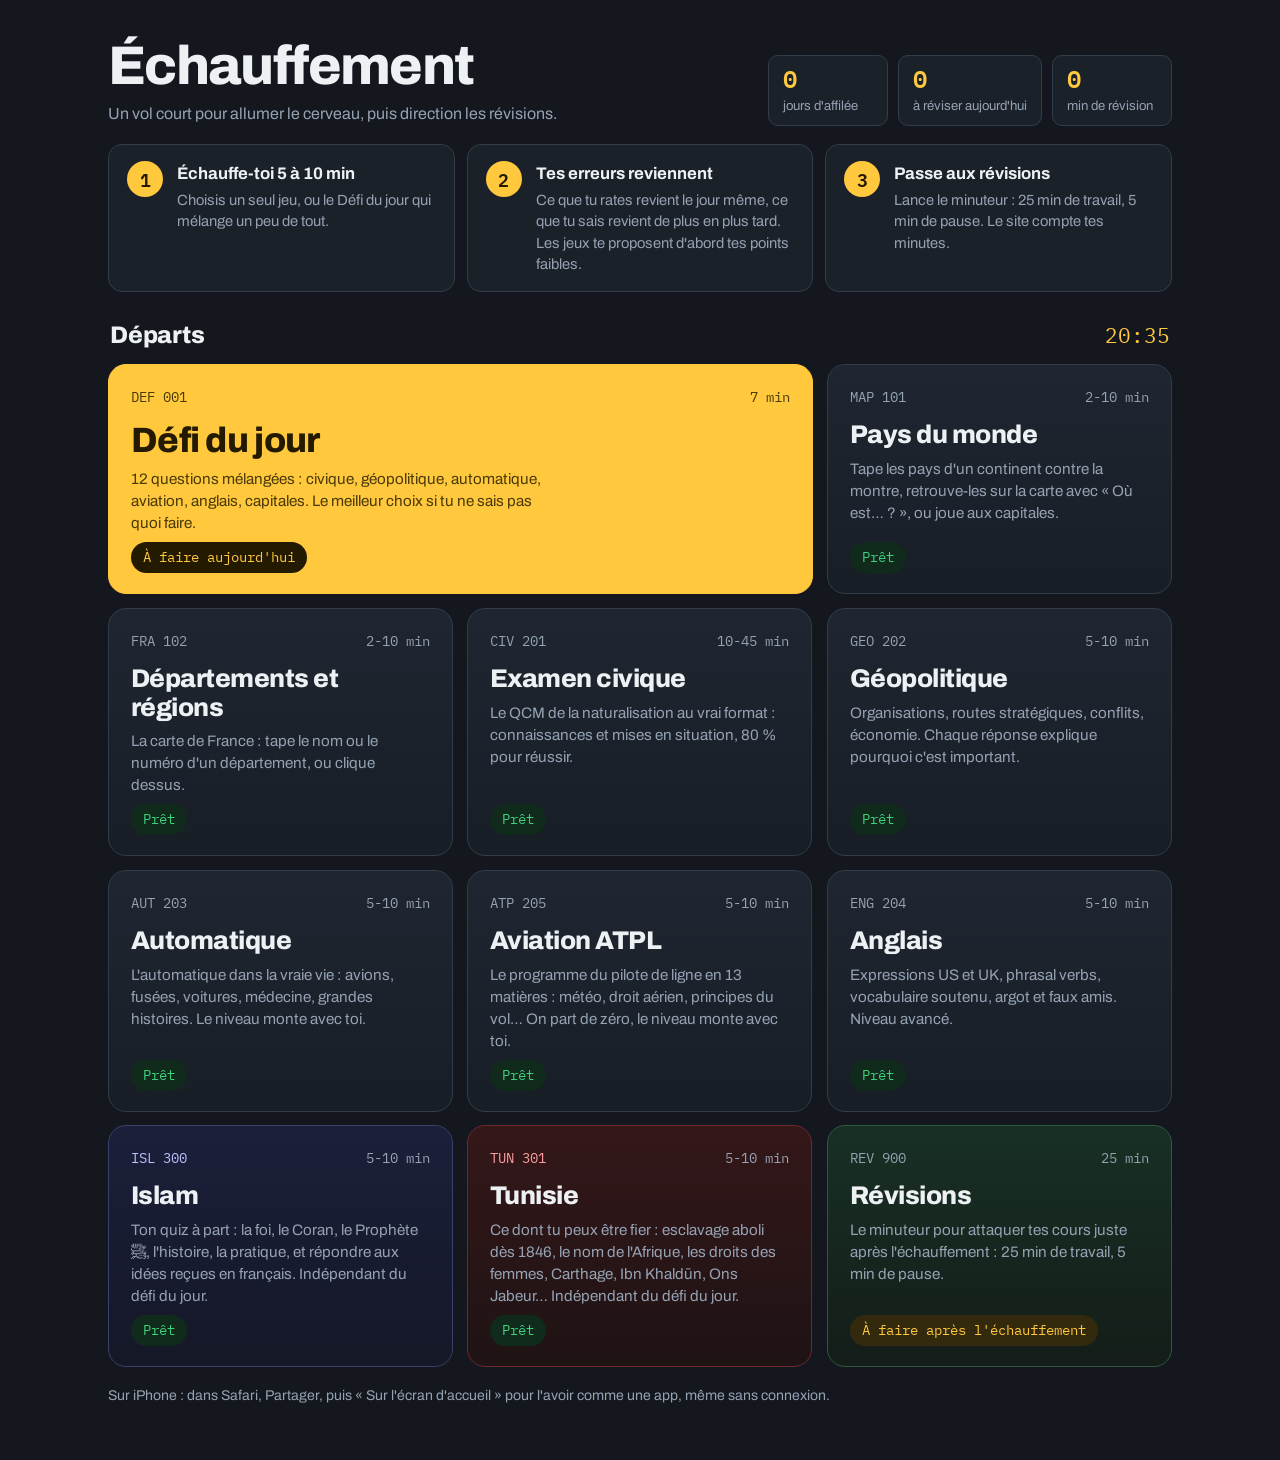
<file: index.html>
<!DOCTYPE html>
<html lang="fr">
<head>
<meta charset="utf-8">
<meta name="viewport" content="width=device-width,initial-scale=1,viewport-fit=cover">
<title>Échauffement — départs</title>
<meta name="description" content="Petits jeux de 5 à 10 minutes pour se mettre en route avant de réviser.">
<meta name="theme-color" content="#14181e">
<link rel="manifest" href="manifest.webmanifest">
<link rel="icon" href="icons/icon-192.png">
<link rel="apple-touch-icon" href="icons/apple-touch-icon.png">
<meta name="apple-mobile-web-app-capable" content="yes">
<meta name="apple-mobile-web-app-status-bar-style" content="black-translucent">
<meta name="apple-mobile-web-app-title" content="Échauffement">
<link rel="preload" href="fonts/archivo-latin-800-normal.woff2" as="font" type="font/woff2" crossorigin>
<link rel="stylesheet" href="css/style.css">
</head>
<body>
<div class="wrap">
  <section class="hall">
    <div>
      <h1>Échauffement</h1>
      <p>Un vol court pour allumer le cerveau, puis direction les révisions.</p>
    </div>
    <div class="counters">
      <div class="counter"><b id="c-streak">0</b><span>jours d'affilée</span></div>
      <div class="counter"><b id="c-due">0</b><span>à réviser aujourd'hui</span></div>
      <div class="counter"><b id="c-focus">0</b><span>min de révision</span></div>
    </div>
  </section>

  <section class="how" aria-label="Comment ça marche">
    <div class="step"><span class="num">1</span><div><b>Échauffe-toi 5 à 10 min</b><p>Choisis un seul jeu, ou le Défi du jour qui mélange un peu de tout.</p></div></div>
    <div class="step"><span class="num">2</span><div><b>Tes erreurs reviennent</b><p>Ce que tu rates revient le jour même, ce que tu sais revient de plus en plus tard. Les jeux te proposent d'abord tes points faibles.</p></div></div>
    <div class="step"><span class="num">3</span><div><b>Passe aux révisions</b><p>Lance le minuteur : 25 min de travail, 5 min de pause. Le site compte tes minutes.</p></div></div>
  </section>

  <div class="board-head2"><h2>Départs</h2><span class="clock" id="clock">--:--</span></div>
  <section class="tiles" id="flights" aria-label="Les jeux"></section>
  <p class="muted small foot">Sur iPhone : dans Safari, Partager, puis « Sur l'écran d'accueil » pour l'avoir comme une app, même sans connexion.</p>
</div>
<script src="js/common.js"></script>
<script>
{
  const all = SRS.all(), t = dayNum();
  const due = prefixes => Object.keys(all).filter(k => prefixes.some(p => k.startsWith(p)) && all[k].due <= t).length;
  const last = k => { const h = Store.get(k + ":hist", []); return h.length ? h[h.length - 1].p : null; };
  const defi = Store.get("defi:" + today(), null);
  const focus = focusMinutes();
  const FLIGHTS = [
    { code: "DEF 001", href: "defi.html", dest: "Défi du jour", long: "12 questions mélangées : civique, géopolitique, automatique, aviation, anglais, capitales. Le meilleur choix si tu ne sais pas quoi faire.", sub: "Un peu de tout, 12 questions", dur: "7 min", featured: true,
      status: defi !== null ? [`Fait aujourd'hui, ${defi} %`, ""] : ["À faire aujourd'hui", "now"] },
    { code: "MAP 101", href: "pays.html", dest: "Pays du monde", long: "Tape les pays d'un continent contre la montre, retrouve-les sur la carte avec « Où est… ? », ou joue aux capitales.", sub: "Noms, « Où est… ? », capitales", dur: "2-10 min", d: due(["loc:", "cap:"]) },
    { code: "FRA 102", href: "france.html", dest: "Départements et régions", long: "La carte de France : tape le nom ou le numéro d'un département, ou clique dessus.", sub: "La carte de France", dur: "2-10 min", d: due(["fr:"]) },
    { code: "CIV 201", href: "civique.html", dest: "Examen civique", long: "Le QCM de la naturalisation au vrai format : connaissances et mises en situation, 80 % pour réussir.", sub: "Naturalisation, vrai format", dur: "10-45 min", d: due(["civ:"]), l: last("civ") },
    { code: "GEO 202", href: "geo.html", dest: "Géopolitique", long: "Organisations, routes stratégiques, conflits, économie. Chaque réponse explique pourquoi c'est important.", sub: "Comprendre le monde", dur: "5-10 min", d: due(["geo:"]), l: last("geo") },
    { code: "AUT 203", href: "auto.html", dest: "Automatique", long: "L'automatique dans la vraie vie : avions, fusées, voitures, médecine, grandes histoires. Le niveau monte avec toi.", sub: "", dur: "5-10 min", d: due(["auto:"]), l: last("auto") },
    { code: "ATP 205", href: "atpl.html", dest: "Aviation ATPL", long: "Le programme du pilote de ligne en 13 matières : météo, droit aérien, principes du vol… On part de zéro, le niveau monte avec toi.", sub: "", dur: "5-10 min", d: due(["atpl:"]), l: last("atpl") },
    { code: "ENG 204", href: "anglais.html", dest: "Anglais", long: "Expressions US et UK, phrasal verbs, vocabulaire soutenu, argot et faux amis. Niveau avancé.", sub: "Expressions US/UK, niveau avancé", dur: "5-10 min", d: due(["en:"]), l: last("en") },
    { code: "ISL 300", href: "islam.html", k: "apart", dest: "Islam", long: "Ton quiz à part : la foi, le Coran, le Prophète ﷺ, l'histoire, la pratique, et répondre aux idées reçues en français. Indépendant du défi du jour.", sub: "", dur: "5-10 min", d: due(["isl:"]), l: last("isl") },
    { code: "TUN 301", href: "tunisie.html", k: "apart tn", dest: "Tunisie", long: "Ce dont tu peux être fier : esclavage aboli dès 1846, le nom de l'Afrique, les droits des femmes, Carthage, Ibn Khaldūn, Ons Jabeur… Indépendant du défi du jour.", sub: "", dur: "5-10 min", d: due(["tun:"]), l: last("tun") },
    { code: "REV 900", href: "focus.html", k: "rev", dest: "Révisions", long: "Le minuteur pour attaquer tes cours juste après l'échauffement : 25 min de travail, 5 min de pause.", sub: "Minuteur 25 + 5 min", dur: "25 min",
      status: focus ? [`${focus} min aujourd'hui`, ""] : ["À faire après l\'échauffement", "due"] }
  ];
  document.getElementById("flights").innerHTML = FLIGHTS.map((f, i) => {
    const [txt, cls] = f.status || (f.d ? [`${f.d} à réviser`, "due"] : f.l !== undefined && f.l !== null ? [`Dernier score : ${f.l} %`, ""] : ["Prêt", ""]);
    return `<a class="tile${f.featured ? " featured" : ""}${f.k ? " " + f.k : ""}" href="${f.href}" style="--i:${i}">
      <div class="t-top"><span class="code">${f.code}</span><span class="dur">${f.dur}</span></div>
      <h3>${f.dest}</h3>
      <p>${f.long}</p>
      <span class="status ${cls}">${txt}</span></a>`;
  }).join("");
  const totalDue = due(["civ:", "geo:", "auto:", "atpl:", "en:", "capq:", "loc:", "cap:", "fr:"]);
  document.getElementById("c-streak").textContent = streak();
  document.getElementById("c-due").textContent = totalDue;
  document.getElementById("c-focus").textContent = focus;
  const clock = () => { const d = new Date(); document.getElementById("clock").textContent = String(d.getHours()).padStart(2, "0") + ":" + String(d.getMinutes()).padStart(2, "0"); };
  clock(); setInterval(clock, 10000);
}
</script>
</body>
</html>
</file>
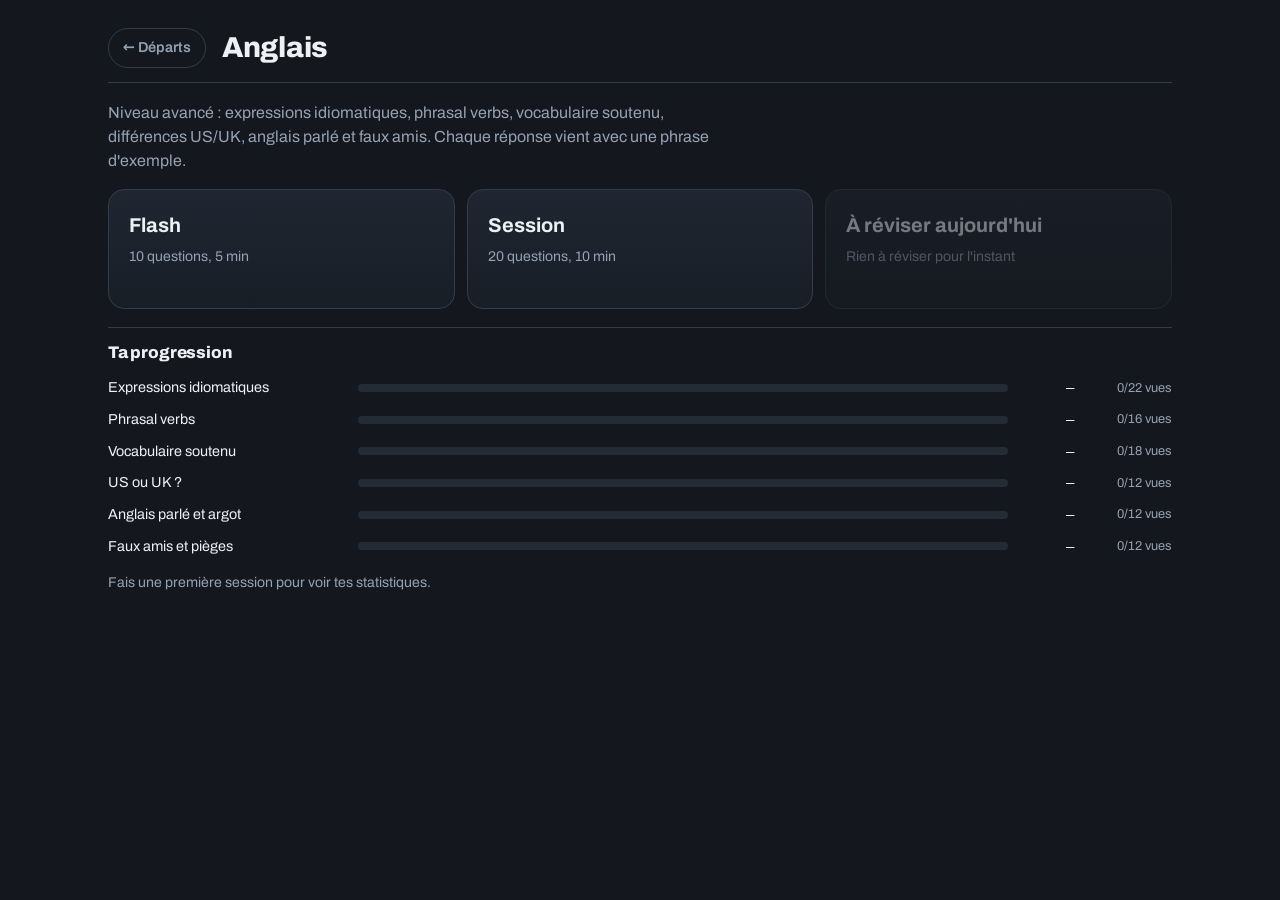
<file: anglais.html>
<!DOCTYPE html>
<html lang="fr">
<head>
<meta charset="utf-8">
<meta name="viewport" content="width=device-width,initial-scale=1,viewport-fit=cover">
<title>Anglais — Échauffement</title>
<meta name="theme-color" content="#14181e">
<link rel="manifest" href="manifest.webmanifest">
<link rel="icon" href="icons/icon-192.png">
<link rel="apple-touch-icon" href="icons/apple-touch-icon.png">
<meta name="apple-mobile-web-app-capable" content="yes">
<meta name="apple-mobile-web-app-status-bar-style" content="black-translucent">
<meta name="apple-mobile-web-app-title" content="Échauffement">
<link rel="preload" href="fonts/archivo-latin-700-normal.woff2" as="font" type="font/woff2" crossorigin>
<link rel="stylesheet" href="css/style.css">
</head>
<body>
<div class="wrap">
  <header class="top">
    <a class="back" href="index.html">← Départs</a>
    <h1>Anglais</h1>
  </header>

  <section id="setup">
    <p class="intro">Niveau avancé : expressions idiomatiques, phrasal verbs, vocabulaire soutenu, différences US/UK, anglais parlé et faux amis. Chaque réponse vient avec une phrase d'exemple.</p>
    <div class="choices" id="modes"></div>
    <div id="stats"></div>
  </section>

  <section id="quiz" class="hidden">
    <div class="hud">
      <div class="stat" id="qnum"><small>Question</small>1</div>
      <div class="stat" id="qscore"><small>Bonnes</small>0</div>
      <div class="stat" id="qtimer"><small>Temps</small>--:--</div>
      <button class="btn danger" id="stop" style="margin-left:auto">Terminer</button>
    </div>
    <div class="bar"><i id="qprog"></i></div>
    <div class="qcard">
      <span class="tag" id="qtheme"></span>
      <p class="qtext" id="qtext"></p>
      <div class="opts" id="opts"></div>
      <div class="expl hidden" id="expl" aria-live="polite"></div>
      <div class="row" style="margin-top:14px;justify-content:flex-end"><button class="btn primary hidden" id="next">Question suivante</button></div>
    </div>
    <p class="muted small">Clavier : touches 1 à 4 pour répondre, Entrée pour continuer.</p>
  </section>

  <section id="end" class="hidden"></section>
</div>
<script src="js/common.js"></script>
<script src="js/questions-en.js"></script>
<script>
const CFG = { bank: "en", pass: null, modes: [
  { key: "flash", label: "Flash", sub: "10 questions, 5 min", n: 10, time: 300 },
  { key: "session", label: "Session", sub: "20 questions, 10 min", n: 20, time: 600 }
]};
</script>
<script src="js/quiz.js"></script>
</body>
</html>
</file>
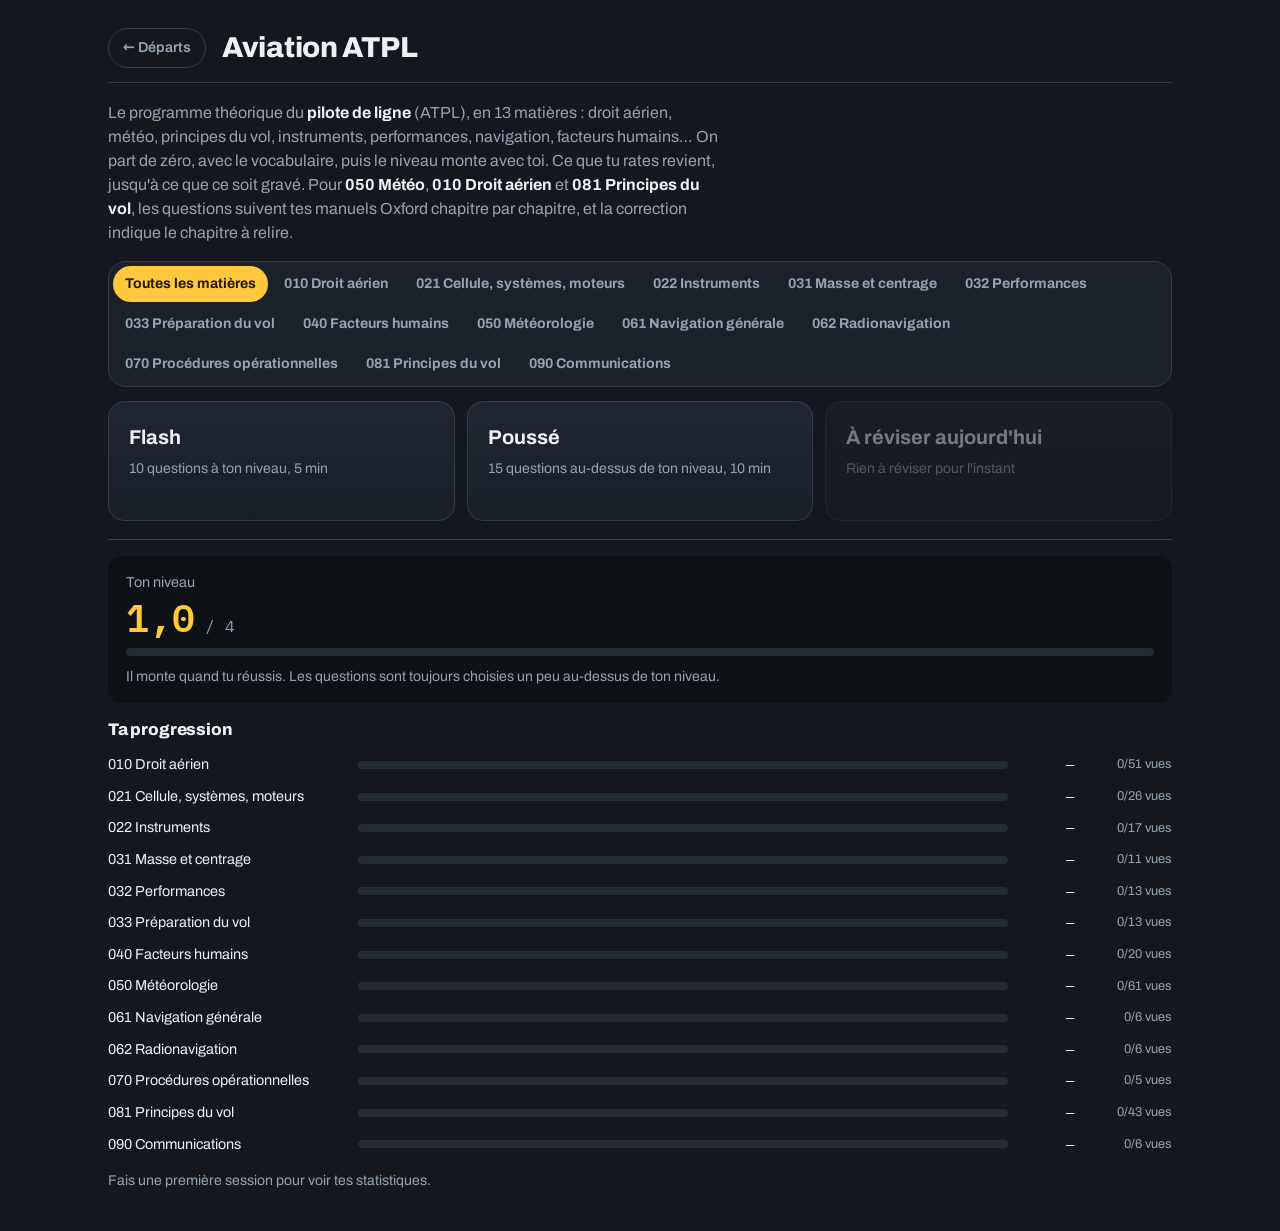
<file: atpl.html>
<!DOCTYPE html>
<html lang="fr">
<head>
<meta charset="utf-8">
<meta name="viewport" content="width=device-width,initial-scale=1,viewport-fit=cover">
<title>Aviation ATPL — Échauffement</title>
<meta name="theme-color" content="#14181e">
<link rel="manifest" href="manifest.webmanifest">
<link rel="icon" href="icons/icon-192.png">
<link rel="apple-touch-icon" href="icons/apple-touch-icon.png">
<meta name="apple-mobile-web-app-capable" content="yes">
<meta name="apple-mobile-web-app-status-bar-style" content="black-translucent">
<meta name="apple-mobile-web-app-title" content="Échauffement">
<link rel="preload" href="fonts/archivo-latin-700-normal.woff2" as="font" type="font/woff2" crossorigin>
<link rel="stylesheet" href="css/style.css">
</head>
<body>
<div class="wrap">
  <header class="top">
    <a class="back" href="index.html">← Départs</a>
    <h1>Aviation ATPL</h1>
  </header>

  <section id="setup">
    <p class="intro">Le programme théorique du <b>pilote de ligne</b> (ATPL), en 13 matières : droit aérien, météo, principes du vol, instruments, performances, navigation, facteurs humains… On part de zéro, avec le vocabulaire, puis le niveau monte avec toi. Ce que tu rates revient, jusqu'à ce que ce soit gravé. Pour <b>050 Météo</b>, <b>010 Droit aérien</b> et <b>081 Principes du vol</b>, les questions suivent tes manuels Oxford chapitre par chapitre, et la correction indique le chapitre à relire.</p>
    <div class="tabs filter" id="filter" role="group" aria-label="Matière"></div>
    <div class="choices" id="modes"></div>
    <div id="stats"></div>
  </section>

  <section id="quiz" class="hidden">
    <div class="hud">
      <div class="stat" id="qnum"><small>Question</small>1</div>
      <div class="stat" id="qscore"><small>Bonnes</small>0</div>
      <div class="stat" id="qtimer"><small>Temps</small>--:--</div>
      <button class="btn danger" id="stop" style="margin-left:auto">Terminer</button>
    </div>
    <div class="bar"><i id="qprog"></i></div>
    <div class="qcard">
      <span class="tag" id="qtheme"></span>
      <p class="qtext" id="qtext"></p>
      <div class="opts" id="opts"></div>
      <div class="expl hidden" id="expl" aria-live="polite"></div>
      <div class="row" style="margin-top:14px;justify-content:flex-end"><button class="btn primary hidden" id="next">Question suivante</button></div>
    </div>
    <p class="muted small">Clavier : touches 1 à 4 pour répondre, Entrée pour continuer.</p>
  </section>

  <section id="end" class="hidden"></section>
</div>
<script src="js/common.js"></script>
<script src="js/questions-atpl.js"></script>
<script>
const CFG = { bank: "atpl", pass: null, themeFilter: true, modes: [
  { key: "flash", label: "Flash", sub: "10 questions à ton niveau, 5 min", n: 10, time: 300, push: 0.3 },
  { key: "pousse", label: "Poussé", sub: "15 questions au-dessus de ton niveau, 10 min", n: 15, time: 600, push: 1 }
]};
</script>
<script src="js/quiz.js"></script>
</body>
</html>
</file>
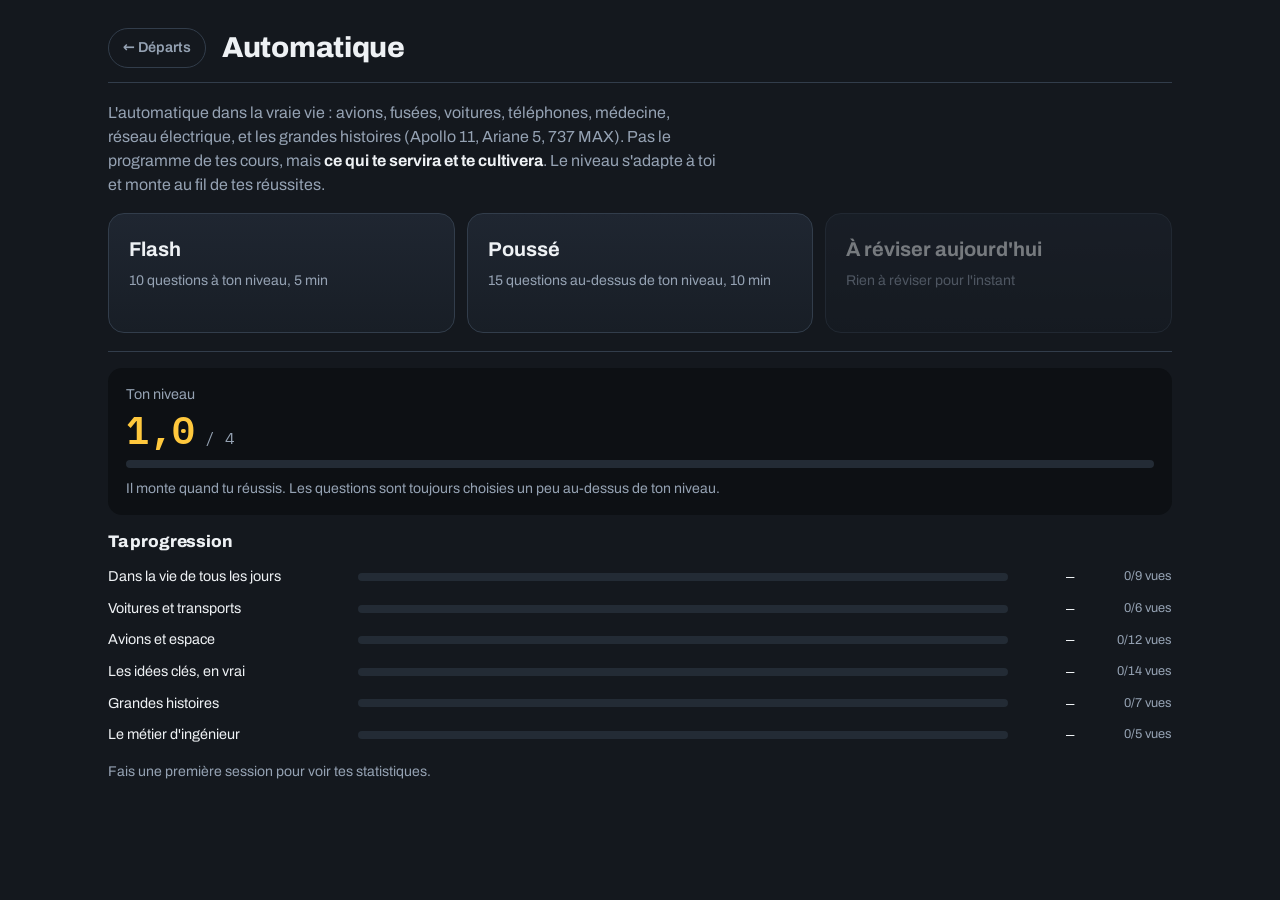
<file: auto.html>
<!DOCTYPE html>
<html lang="fr">
<head>
<meta charset="utf-8">
<meta name="viewport" content="width=device-width,initial-scale=1,viewport-fit=cover">
<title>Automatique — Échauffement</title>
<meta name="theme-color" content="#14181e">
<link rel="manifest" href="manifest.webmanifest">
<link rel="icon" href="icons/icon-192.png">
<link rel="apple-touch-icon" href="icons/apple-touch-icon.png">
<meta name="apple-mobile-web-app-capable" content="yes">
<meta name="apple-mobile-web-app-status-bar-style" content="black-translucent">
<meta name="apple-mobile-web-app-title" content="Échauffement">
<link rel="preload" href="fonts/archivo-latin-700-normal.woff2" as="font" type="font/woff2" crossorigin>
<link rel="stylesheet" href="css/style.css">
</head>
<body>
<div class="wrap">
  <header class="top">
    <a class="back" href="index.html">← Départs</a>
    <h1>Automatique</h1>
  </header>

  <section id="setup">
    <p class="intro">L'automatique dans la vraie vie : avions, fusées, voitures, téléphones, médecine, réseau électrique, et les grandes histoires (Apollo 11, Ariane 5, 737 MAX). Pas le programme de tes cours, mais <b>ce qui te servira et te cultivera</b>. Le niveau s'adapte à toi et monte au fil de tes réussites.</p>
    <div class="choices" id="modes"></div>
    <div id="stats"></div>
  </section>

  <section id="quiz" class="hidden">
    <div class="hud">
      <div class="stat" id="qnum"><small>Question</small>1</div>
      <div class="stat" id="qscore"><small>Bonnes</small>0</div>
      <div class="stat" id="qtimer"><small>Temps</small>--:--</div>
      <button class="btn danger" id="stop" style="margin-left:auto">Terminer</button>
    </div>
    <div class="bar"><i id="qprog"></i></div>
    <div class="qcard">
      <span class="tag" id="qtheme"></span>
      <p class="qtext" id="qtext"></p>
      <div class="opts" id="opts"></div>
      <div class="expl hidden" id="expl" aria-live="polite"></div>
      <div class="row" style="margin-top:14px;justify-content:flex-end"><button class="btn primary hidden" id="next">Question suivante</button></div>
    </div>
    <p class="muted small">Clavier : touches 1 à 4 pour répondre, Entrée pour continuer.</p>
  </section>

  <section id="end" class="hidden"></section>
</div>
<script src="js/common.js"></script>
<script src="js/questions-auto.js"></script>
<script>
const CFG = { bank: "auto", pass: null, modes: [
  { key: "flash", label: "Flash", sub: "10 questions à ton niveau, 5 min", n: 10, time: 300, push: 0.3 },
  { key: "pousse", label: "Poussé", sub: "15 questions au-dessus de ton niveau, 10 min", n: 15, time: 600, push: 1 }
]};
</script>
<script src="js/quiz.js"></script>
</body>
</html>
</file>
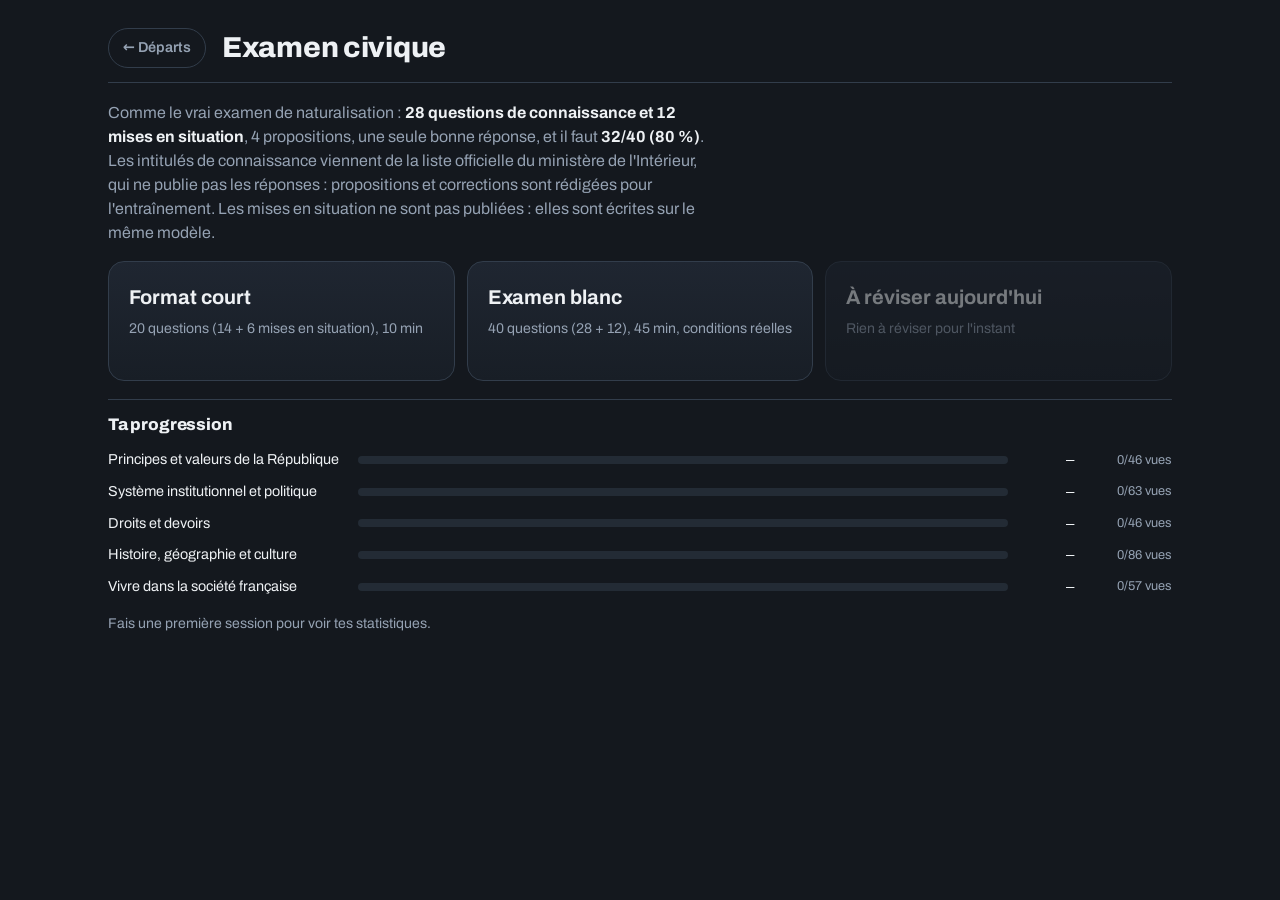
<file: civique.html>
<!DOCTYPE html>
<html lang="fr">
<head>
<meta charset="utf-8">
<meta name="viewport" content="width=device-width,initial-scale=1,viewport-fit=cover">
<title>Examen civique — Échauffement</title>
<meta name="theme-color" content="#14181e">
<link rel="manifest" href="manifest.webmanifest">
<link rel="icon" href="icons/icon-192.png">
<link rel="apple-touch-icon" href="icons/apple-touch-icon.png">
<meta name="apple-mobile-web-app-capable" content="yes">
<meta name="apple-mobile-web-app-status-bar-style" content="black-translucent">
<meta name="apple-mobile-web-app-title" content="Échauffement">
<link rel="preload" href="fonts/archivo-latin-700-normal.woff2" as="font" type="font/woff2" crossorigin>
<link rel="stylesheet" href="css/style.css">
</head>
<body>
<div class="wrap">
  <header class="top">
    <a class="back" href="index.html">← Départs</a>
    <h1>Examen civique</h1>
  </header>

  <section id="setup">
    <p class="intro">Comme le vrai examen de naturalisation : <b>28 questions de connaissance et 12 mises en situation</b>, 4 propositions, une seule bonne réponse, et il faut <b>32/40 (80 %)</b>. Les intitulés de connaissance viennent de la liste officielle du ministère de l'Intérieur, qui ne publie pas les réponses : propositions et corrections sont rédigées pour l'entraînement. Les mises en situation ne sont pas publiées : elles sont écrites sur le même modèle.</p>
    <div class="choices" id="modes"></div>
    <div id="stats"></div>
  </section>

  <section id="quiz" class="hidden">
    <div class="hud">
      <div class="stat" id="qnum"><small>Question</small>1</div>
      <div class="stat" id="qscore"><small>Bonnes</small>0</div>
      <div class="stat" id="qtimer"><small>Temps</small>--:--</div>
      <button class="btn danger" id="stop" style="margin-left:auto">Terminer</button>
    </div>
    <div class="bar"><i id="qprog"></i></div>
    <div class="qcard">
      <span class="tag" id="qtheme"></span>
      <p class="qtext" id="qtext"></p>
      <div class="opts" id="opts"></div>
      <div class="expl hidden" id="expl" aria-live="polite"></div>
      <div class="row" style="margin-top:14px;justify-content:flex-end"><button class="btn primary hidden" id="next">Question suivante</button></div>
    </div>
    <p class="muted small">Clavier : touches 1 à 4 pour répondre, Entrée pour continuer.</p>
  </section>

  <section id="end" class="hidden"></section>
</div>
<script src="js/common.js"></script>
<script src="js/questions.js"></script>
<script>
const CFG = { bank: "civ", pass: 0.8, modes: [
  { key: "court", label: "Format court", sub: "20 questions (14 + 6 mises en situation), 10 min", know: 14, sit: 6, time: 600 },
  { key: "blanc", label: "Examen blanc", sub: "40 questions (28 + 12), 45 min, conditions réelles", know: 28, sit: 12, time: 2700 }
]};
</script>
<script src="js/quiz.js"></script>
</body>
</html>
</file>
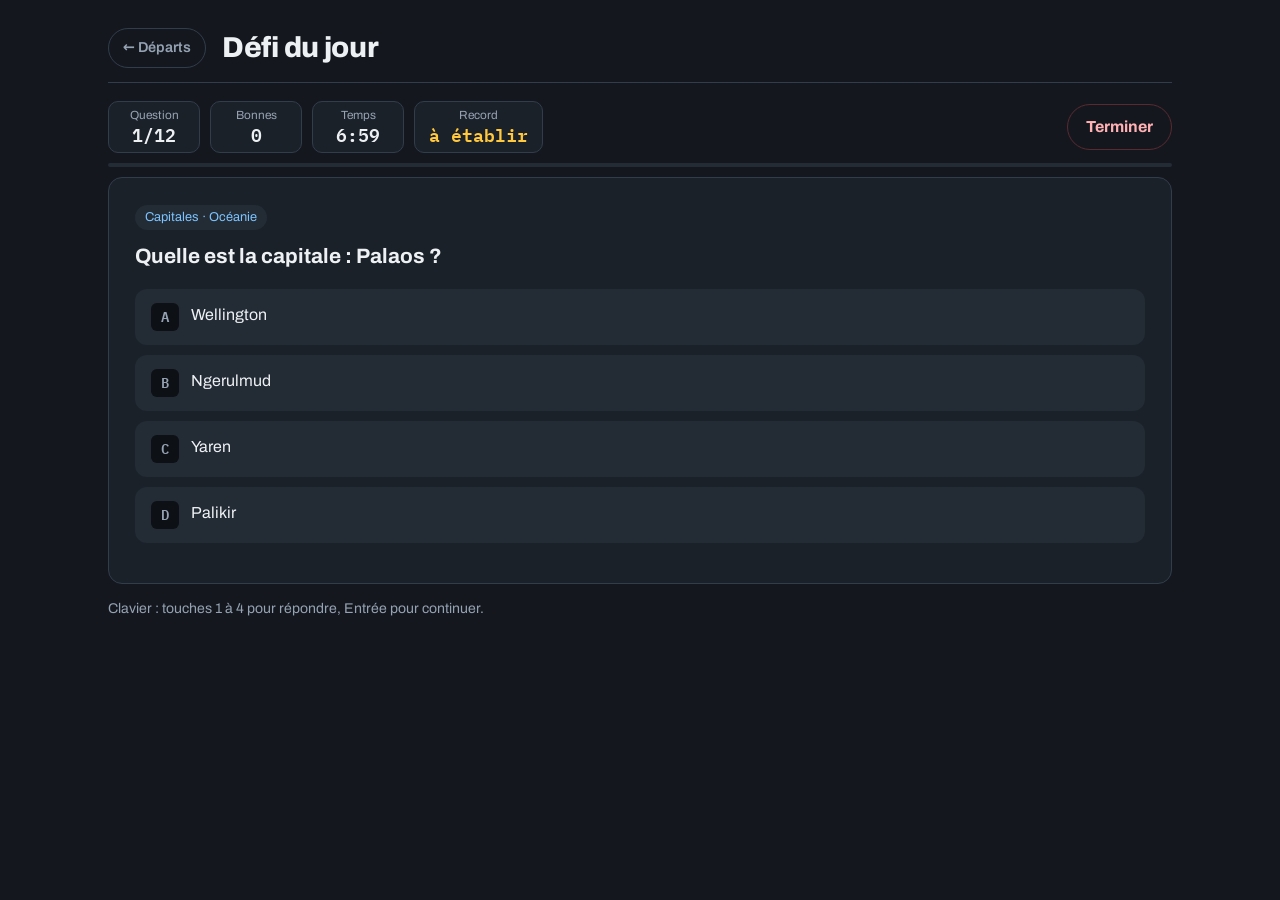
<file: defi.html>
<!DOCTYPE html>
<html lang="fr">
<head>
<meta charset="utf-8">
<meta name="viewport" content="width=device-width,initial-scale=1,viewport-fit=cover">
<title>Défi du jour — Échauffement</title>
<meta name="theme-color" content="#14181e">
<link rel="manifest" href="manifest.webmanifest">
<link rel="icon" href="icons/icon-192.png">
<link rel="apple-touch-icon" href="icons/apple-touch-icon.png">
<meta name="apple-mobile-web-app-capable" content="yes">
<meta name="apple-mobile-web-app-status-bar-style" content="black-translucent">
<meta name="apple-mobile-web-app-title" content="Échauffement">
<link rel="preload" href="fonts/archivo-latin-700-normal.woff2" as="font" type="font/woff2" crossorigin>
<link rel="stylesheet" href="css/style.css">
</head>
<body>
<div class="wrap">
  <header class="top">
    <a class="back" href="index.html">← Départs</a>
    <h1>Défi du jour</h1>
  </header>

  <section id="setup">
    <p class="intro"></p>
    <div class="choices" id="modes"></div>
    <div id="stats"></div>
  </section>

  <section id="quiz" class="hidden">
    <div class="hud">
      <div class="stat" id="qnum"><small>Question</small>1</div>
      <div class="stat" id="qscore"><small>Bonnes</small>0</div>
      <div class="stat" id="qtimer"><small>Temps</small>--:--</div>
      <div class="stat rec" id="qbest"><small>Record</small>—</div>
      <button class="btn danger" id="stop" style="margin-left:auto">Terminer</button>
    </div>
    <div class="bar"><i id="qprog"></i></div>
    <div class="qcard">
      <span class="tag" id="qtheme"></span>
      <p class="qtext" id="qtext"></p>
      <div class="opts" id="opts"></div>
      <div class="expl hidden" id="expl" aria-live="polite"></div>
      <div class="row" style="margin-top:14px;justify-content:flex-end"><button class="btn primary hidden" id="next">Question suivante</button></div>
    </div>
    <p class="muted small">Clavier : touches 1 à 4 pour répondre, Entrée pour continuer.</p>
  </section>

  <section id="end" class="hidden"></section>
</div>
<script src="js/common.js"></script>
<script src="js/questions.js"></script>
<script src="js/questions-geo.js"></script>
<script src="js/questions-auto.js"></script>
<script src="js/questions-atpl.js"></script>
<script src="js/questions-en.js"></script>
<script>
const CFG = { autostart: true, capitals: true, time: 420, mix: [
  { bank: "civ", n: 3 }, { bank: "geo", n: 2 }, { bank: "auto", n: 2 }, { bank: "en", n: 2 }, { bank: "capq", n: 1 }, { bank: "atpl", n: 2 }
]};
</script>
<script src="js/quiz.js"></script>
</body>
</html>
</file>
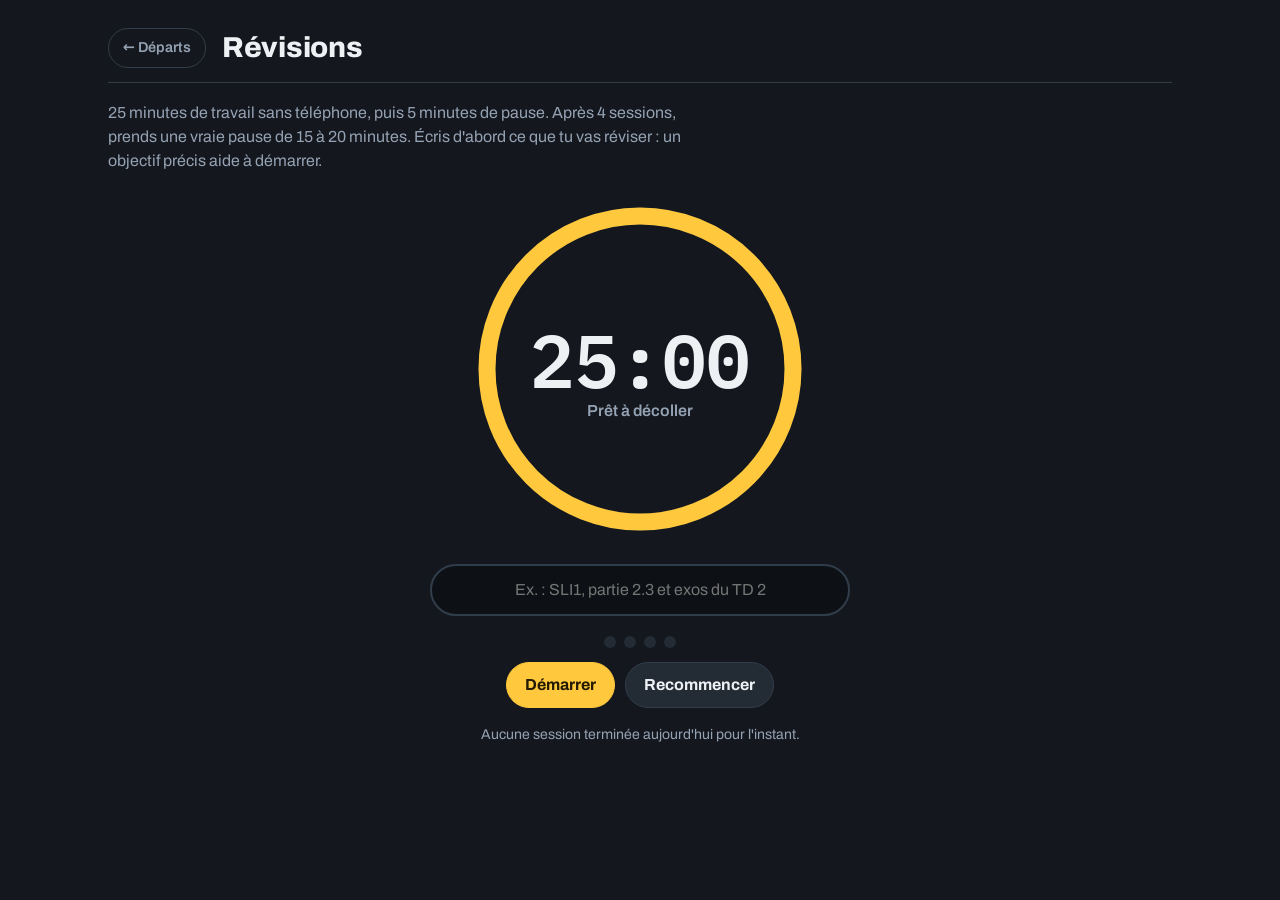
<file: focus.html>
<!DOCTYPE html>
<html lang="fr">
<head>
<meta charset="utf-8">
<meta name="viewport" content="width=device-width,initial-scale=1,viewport-fit=cover">
<title>Révisions — Échauffement</title>
<meta name="theme-color" content="#14181e">
<link rel="manifest" href="manifest.webmanifest">
<link rel="icon" href="icons/icon-192.png">
<link rel="apple-touch-icon" href="icons/apple-touch-icon.png">
<meta name="apple-mobile-web-app-capable" content="yes">
<meta name="apple-mobile-web-app-status-bar-style" content="black-translucent">
<link rel="stylesheet" href="css/style.css">
</head>
<body>
<div class="wrap">
  <header class="top">
    <a class="back" href="index.html">← Départs</a>
    <h1>Révisions</h1>
  </header>
  <p class="intro">25 minutes de travail sans téléphone, puis 5 minutes de pause. Après 4 sessions, prends une vraie pause de 15 à 20 minutes. Écris d'abord ce que tu vas réviser : un objectif précis aide à démarrer.</p>

  <div class="focus">
    <div class="dial" id="dial">
      <svg viewBox="0 0 200 200" aria-hidden="true"><circle class="trk" cx="100" cy="100" r="90"/><circle class="arc" id="arc" cx="100" cy="100" r="90"/></svg>
      <div class="read"><span class="time" id="time">25:00</span><span class="phase" id="phase">Prêt à décoller</span></div>
    </div>
    <input class="subject" id="subject" placeholder="Ex. : SLI1, partie 2.3 et exos du TD 2" aria-label="Ce que je révise">
    <div class="cycles" id="cycles" aria-label="Sessions terminées aujourd'hui"></div>
    <div class="row" style="justify-content:center">
      <button class="btn primary" id="go">Démarrer</button>
      <button class="btn" id="reset">Recommencer</button>
    </div>
    <p class="muted small" id="today" style="margin-top:16px"></p>
  </div>
</div>
<script src="js/common.js"></script>
<script>
{
  const WORK = 25 * 60, BREAK = 5 * 60, LONG = 15 * 60;
  const arc = document.getElementById("arc"), C = 2 * Math.PI * 90;
  arc.style.strokeDasharray = C;
  let phase = "work", left = WORK, total = WORK, running = false, endAt = 0, tick = null, lock = null;
  const done = () => Store.get("pomo:" + today(), 0);
  const subj = document.getElementById("subject");
  subj.value = Store.get("pomo:subject", "");
  subj.oninput = () => Store.set("pomo:subject", subj.value);

  function render() {
    document.getElementById("time").textContent = fmtTime(left);
    document.getElementById("phase").textContent = running ? (phase === "work" ? "Concentration" : "Pause, lève-toi") : (left === total ? (phase === "work" ? "Prêt à décoller" : "Pause prête") : "En pause");
    arc.style.strokeDashoffset = C * (1 - left / total);
    document.getElementById("dial").classList.toggle("pause", phase !== "work");
    document.getElementById("go").textContent = running ? "Pause" : left === total ? (phase === "work" ? "Démarrer" : "Lancer la pause") : "Reprendre";
    const n = done();
    document.getElementById("cycles").innerHTML = Array.from({ length: Math.max(4, n) }, (_, i) => `<i class="${i < n ? "done" : ""}"></i>`).join("");
    const m = focusMinutes();
    document.getElementById("today").textContent = m ? `Aujourd'hui : ${m} minutes de révision concentrée.` : "Aucune session terminée aujourd'hui pour l'instant.";
    document.title = running ? `${fmtTime(left)} · Révisions` : "Révisions — Échauffement";
  }
  function beep() {
    try {
      const ctx = new (window.AudioContext || window.webkitAudioContext)();
      [0, .35, .7].forEach(t => { const o = ctx.createOscillator(), g = ctx.createGain(); o.frequency.value = 880; g.gain.setValueAtTime(.2, ctx.currentTime + t); g.gain.exponentialRampToValueAtTime(.001, ctx.currentTime + t + .3); o.connect(g).connect(ctx.destination); o.start(ctx.currentTime + t); o.stop(ctx.currentTime + t + .3); });
    } catch (e) {}
    if (navigator.vibrate) navigator.vibrate([200, 100, 200]);
  }
  async function wake(on) {
    try { if (on && "wakeLock" in navigator) lock = await navigator.wakeLock.request("screen"); else if (lock) { lock.release(); lock = null; } } catch (e) {}
  }
  function step() {
    left = Math.max(0, Math.round((endAt - Date.now()) / 1000));
    if (left <= 0) {
      running = false; clearInterval(tick); wake(false); beep();
      if (phase === "work") {
        Store.set("pomo:" + today(), done() + 1); addFocusMinutes(25); markPlayed();
        phase = "break"; total = left = done() % 4 === 0 ? LONG : BREAK;
      } else { phase = "work"; total = left = WORK; }
    }
    render();
  }
  document.getElementById("go").onclick = () => {
    if (running) { running = false; clearInterval(tick); wake(false); }
    else { running = true; endAt = Date.now() + left * 1000; tick = setInterval(step, 500); wake(true); }
    render();
  };
  document.getElementById("reset").onclick = () => { running = false; clearInterval(tick); wake(false); phase = "work"; total = left = WORK; render(); };
  document.addEventListener("visibilitychange", () => { if (running && !document.hidden) { step(); wake(true); } });
  render();
}
</script>
</body>
</html>
</file>
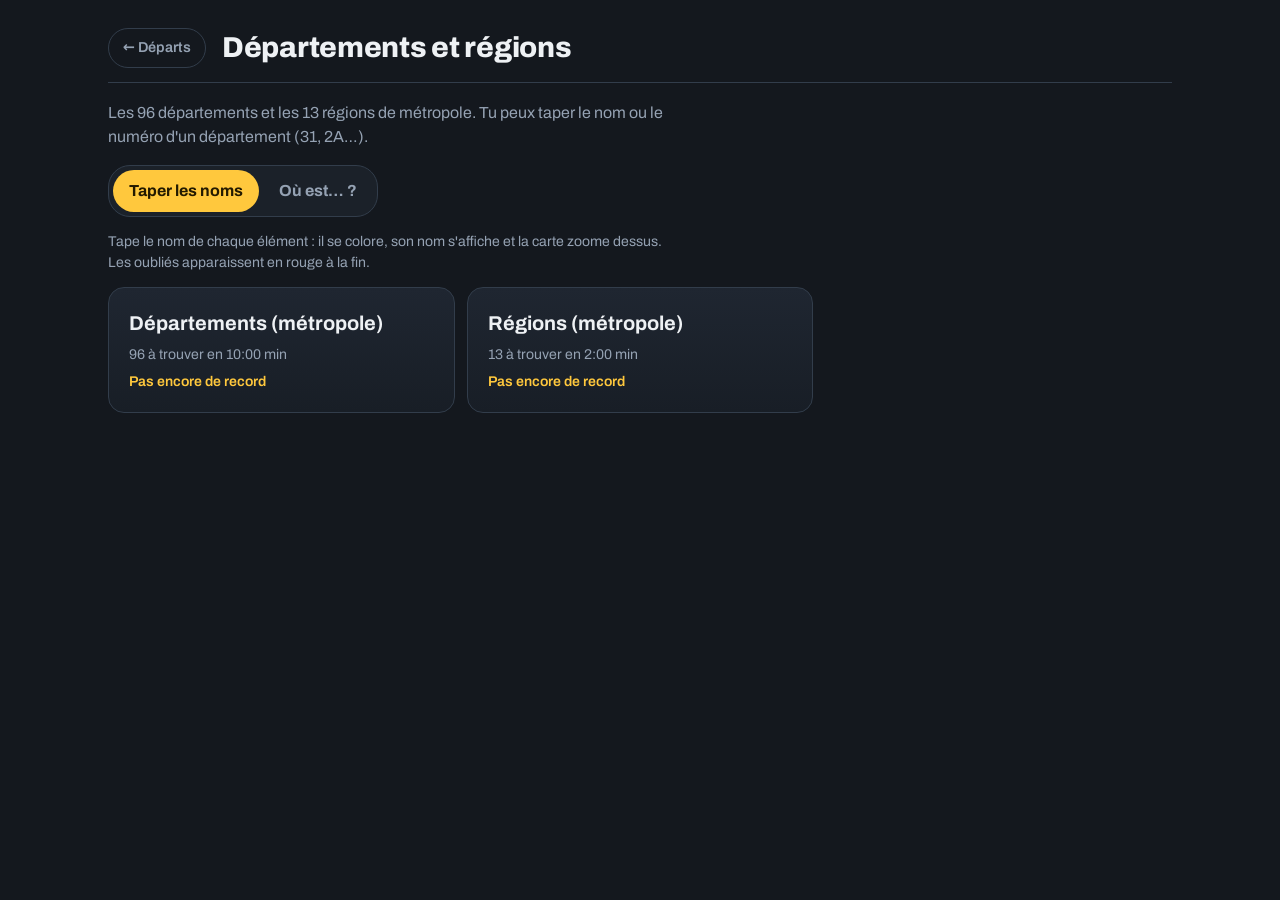
<file: france.html>
<!DOCTYPE html>
<html lang="fr">
<head>
<meta charset="utf-8">
<meta name="viewport" content="width=device-width,initial-scale=1,viewport-fit=cover">
<title>France — Échauffement</title>
<meta name="theme-color" content="#14181e">
<link rel="manifest" href="manifest.webmanifest">
<link rel="icon" href="icons/icon-192.png">
<link rel="apple-touch-icon" href="icons/apple-touch-icon.png">
<meta name="apple-mobile-web-app-capable" content="yes">
<meta name="apple-mobile-web-app-status-bar-style" content="black-translucent">
<meta name="apple-mobile-web-app-title" content="Échauffement">
<link rel="preload" href="fonts/archivo-latin-700-normal.woff2" as="font" type="font/woff2" crossorigin>
<link rel="stylesheet" href="css/style.css">
</head>
<body>
<div class="wrap">
  <header class="top">
    <a class="back" href="index.html">← Départs</a>
    <h1>Départements et régions</h1>
  </header>

  <section id="setup">
    <p class="intro">Les 96 départements et les 13 régions de métropole. Tu peux taper le nom ou le numéro d'un département (31, 2A…).</p>
    <div class="tabs" id="modetabs" role="group" aria-label="Mode de jeu"></div>
    <p class="muted small" id="modehelp" style="max-width:70ch;margin:4px 0 0"></p>
    <div class="choices" id="choices"></div>
  </section>

  <section id="game" class="hidden">
    <div class="hud">
      <input id="guess" autocomplete="off" autocorrect="off" autocapitalize="off" spellcheck="false" aria-label="Ta réponse">
      <div class="ask hidden" id="asking"><span class="q">Où est</span><b id="askname"></b><span class="n" id="asknum"></span><button class="btn" id="skip">Je ne sais pas</button></div>
      <div class="stat" id="timer"><small>Temps</small>--:--</div>
      <div class="stat" id="score"><small>Trouvés</small>0/0</div>
      <div class="stat rec" id="best"><small>Record</small>—</div>
      <label class="toggle" title="Zoomer automatiquement sur chaque bonne réponse"><input type="checkbox" id="follow"> Suivre</label>
      <button class="btn danger" id="giveup">J'abandonne</button>
    </div>
    <div class="bar"><i id="prog"></i></div>
    <p class="last" id="last" aria-live="polite"></p>
    <div class="mapbox">
      <svg id="map" role="img" aria-label="Carte"></svg>
      <div class="zoombtns"><button id="zin" aria-label="Zoomer">+</button><button id="zout" aria-label="Dézoomer">−</button><button id="zreset" aria-label="Recentrer">⟲</button></div>
      <div class="hint">Molette ou pincement pour zoomer, glisser pour déplacer</div>
      <div class="tip" id="tip"></div>
    </div>
    <div class="foundbox" id="foundbox"><h3 id="foundtitle">Trouvés</h3><div class="fchips" id="foundlist"></div></div>
    <div id="results" class="results hidden"></div>
  </section>
</div>
<script src="vendor/d3.min.js"></script>
<script src="vendor/topojson-client.min.js"></script>
<script src="js/common.js"></script>
<script>const MAPSET = "france";</script>
<script src="js/pays.js"></script>
</body>
</html>
</file>
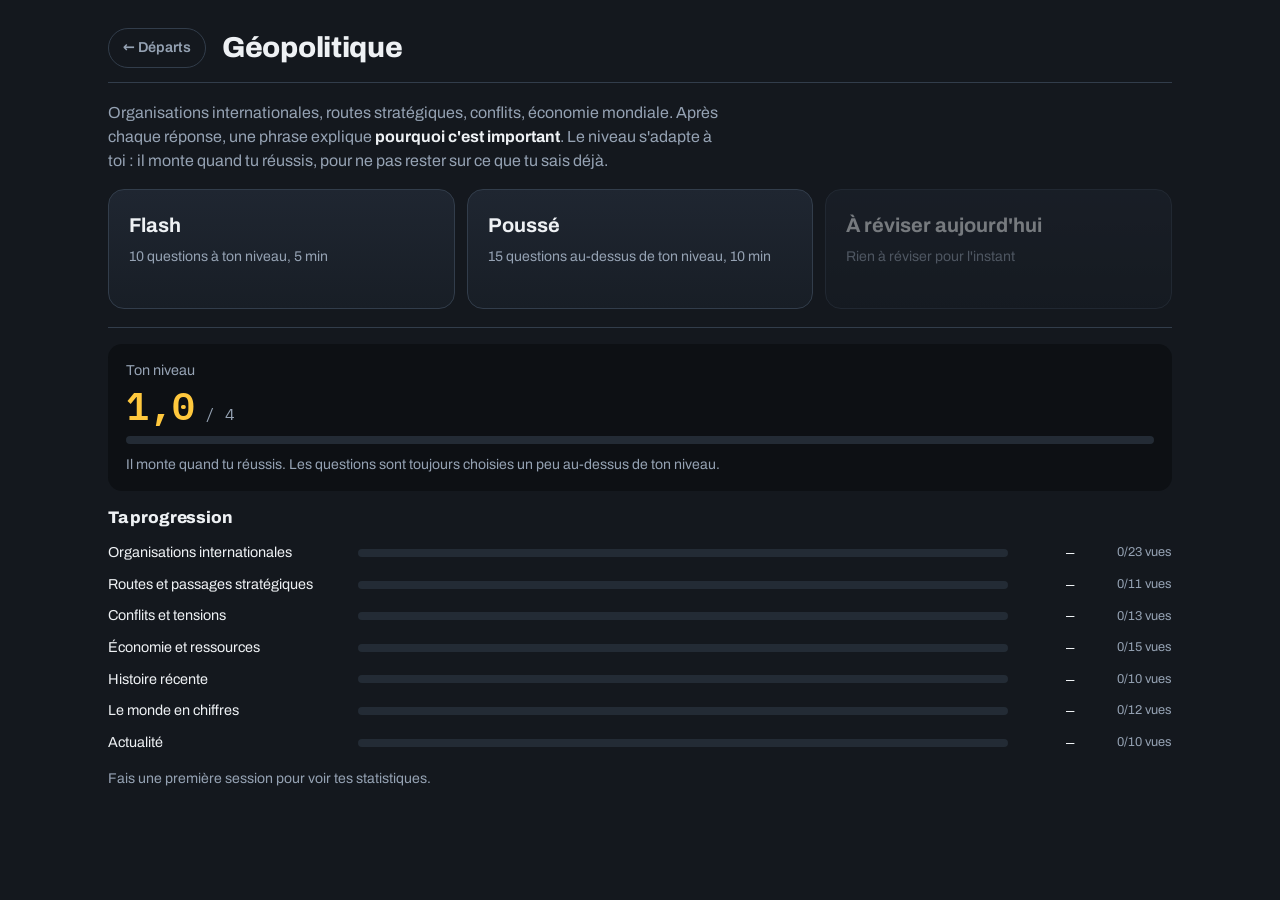
<file: geo.html>
<!DOCTYPE html>
<html lang="fr">
<head>
<meta charset="utf-8">
<meta name="viewport" content="width=device-width,initial-scale=1,viewport-fit=cover">
<title>Géopolitique — Échauffement</title>
<meta name="theme-color" content="#14181e">
<link rel="manifest" href="manifest.webmanifest">
<link rel="icon" href="icons/icon-192.png">
<link rel="apple-touch-icon" href="icons/apple-touch-icon.png">
<meta name="apple-mobile-web-app-capable" content="yes">
<meta name="apple-mobile-web-app-status-bar-style" content="black-translucent">
<meta name="apple-mobile-web-app-title" content="Échauffement">
<link rel="preload" href="fonts/archivo-latin-700-normal.woff2" as="font" type="font/woff2" crossorigin>
<link rel="stylesheet" href="css/style.css">
</head>
<body>
<div class="wrap">
  <header class="top">
    <a class="back" href="index.html">← Départs</a>
    <h1>Géopolitique</h1>
  </header>

  <section id="setup">
    <p class="intro">Organisations internationales, routes stratégiques, conflits, économie mondiale. Après chaque réponse, une phrase explique <b>pourquoi c'est important</b>. Le niveau s'adapte à toi : il monte quand tu réussis, pour ne pas rester sur ce que tu sais déjà.</p>
    <div class="choices" id="modes"></div>
    <div id="stats"></div>
  </section>

  <section id="quiz" class="hidden">
    <div class="hud">
      <div class="stat" id="qnum"><small>Question</small>1</div>
      <div class="stat" id="qscore"><small>Bonnes</small>0</div>
      <div class="stat" id="qtimer"><small>Temps</small>--:--</div>
      <button class="btn danger" id="stop" style="margin-left:auto">Terminer</button>
    </div>
    <div class="bar"><i id="qprog"></i></div>
    <div class="qcard">
      <span class="tag" id="qtheme"></span>
      <p class="qtext" id="qtext"></p>
      <div class="opts" id="opts"></div>
      <div class="expl hidden" id="expl" aria-live="polite"></div>
      <div class="row" style="margin-top:14px;justify-content:flex-end"><button class="btn primary hidden" id="next">Question suivante</button></div>
    </div>
    <p class="muted small">Clavier : touches 1 à 4 pour répondre, Entrée pour continuer.</p>
  </section>

  <section id="end" class="hidden"></section>
</div>
<script src="js/common.js"></script>
<script src="js/questions-geo.js"></script>
<script>
const CFG = { bank: "geo", pass: null, modes: [
  { key: "flash", label: "Flash", sub: "10 questions à ton niveau, 5 min", n: 10, time: 300, push: 0.3 },
  { key: "pousse", label: "Poussé", sub: "15 questions au-dessus de ton niveau, 10 min", n: 15, time: 600, push: 1 }
]};
</script>
<script src="js/quiz.js"></script>
</body>
</html>
</file>
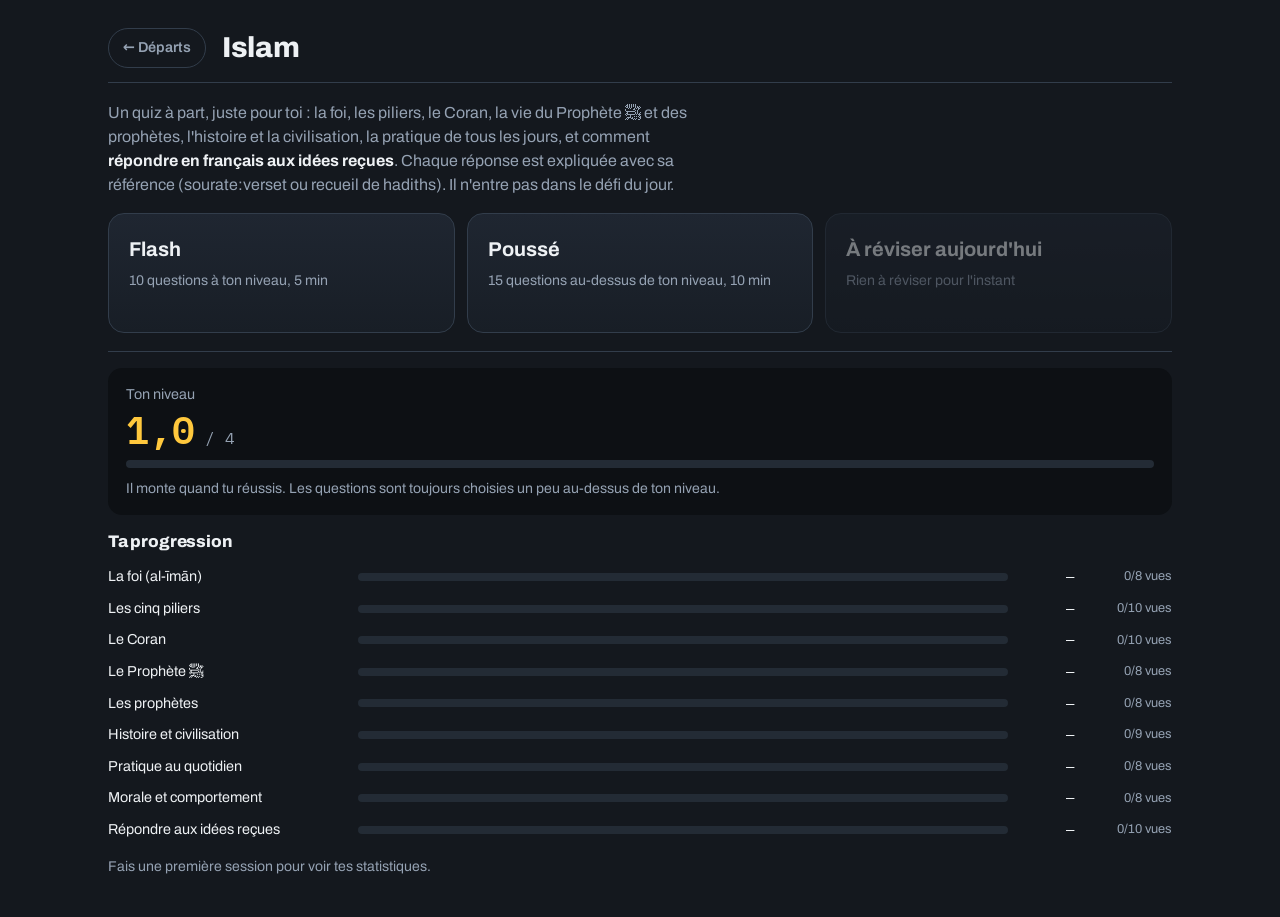
<file: islam.html>
<!DOCTYPE html>
<html lang="fr">
<head>
<meta charset="utf-8">
<meta name="viewport" content="width=device-width,initial-scale=1,viewport-fit=cover">
<title>Islam — Échauffement</title>
<meta name="theme-color" content="#14181e">
<link rel="manifest" href="manifest.webmanifest">
<link rel="icon" href="icons/icon-192.png">
<link rel="apple-touch-icon" href="icons/apple-touch-icon.png">
<meta name="apple-mobile-web-app-capable" content="yes">
<meta name="apple-mobile-web-app-status-bar-style" content="black-translucent">
<meta name="apple-mobile-web-app-title" content="Échauffement">
<link rel="preload" href="fonts/archivo-latin-700-normal.woff2" as="font" type="font/woff2" crossorigin>
<link rel="stylesheet" href="css/style.css">
</head>
<body>
<div class="wrap">
  <header class="top">
    <a class="back" href="index.html">← Départs</a>
    <h1>Islam</h1>
  </header>

  <section id="setup">
    <p class="intro">Un quiz à part, juste pour toi : la foi, les piliers, le Coran, la vie du Prophète ﷺ et des prophètes, l'histoire et la civilisation, la pratique de tous les jours, et comment <b>répondre en français aux idées reçues</b>. Chaque réponse est expliquée avec sa référence (sourate:verset ou recueil de hadiths). Il n'entre pas dans le défi du jour.</p>
    <div class="choices" id="modes"></div>
    <div id="stats"></div>
  </section>

  <section id="quiz" class="hidden">
    <div class="hud">
      <div class="stat" id="qnum"><small>Question</small>1</div>
      <div class="stat" id="qscore"><small>Bonnes</small>0</div>
      <div class="stat" id="qtimer"><small>Temps</small>--:--</div>
      <button class="btn danger" id="stop" style="margin-left:auto">Terminer</button>
    </div>
    <div class="bar"><i id="qprog"></i></div>
    <div class="qcard">
      <span class="tag" id="qtheme"></span>
      <p class="qtext" id="qtext"></p>
      <div class="opts" id="opts"></div>
      <div class="expl hidden" id="expl" aria-live="polite"></div>
      <div class="row" style="margin-top:14px;justify-content:flex-end"><button class="btn primary hidden" id="next">Question suivante</button></div>
    </div>
    <p class="muted small">Clavier : touches 1 à 4 pour répondre, Entrée pour continuer.</p>
  </section>

  <section id="end" class="hidden"></section>
</div>
<script src="js/common.js"></script>
<script src="js/questions-islam.js"></script>
<script>
const CFG = { bank: "isl", pass: null, modes: [
  { key: "flash", label: "Flash", sub: "10 questions à ton niveau, 5 min", n: 10, time: 300, push: 0.3 },
  { key: "pousse", label: "Poussé", sub: "15 questions au-dessus de ton niveau, 10 min", n: 15, time: 600, push: 1 }
]};
</script>
<script src="js/quiz.js"></script>
</body>
</html>
</file>
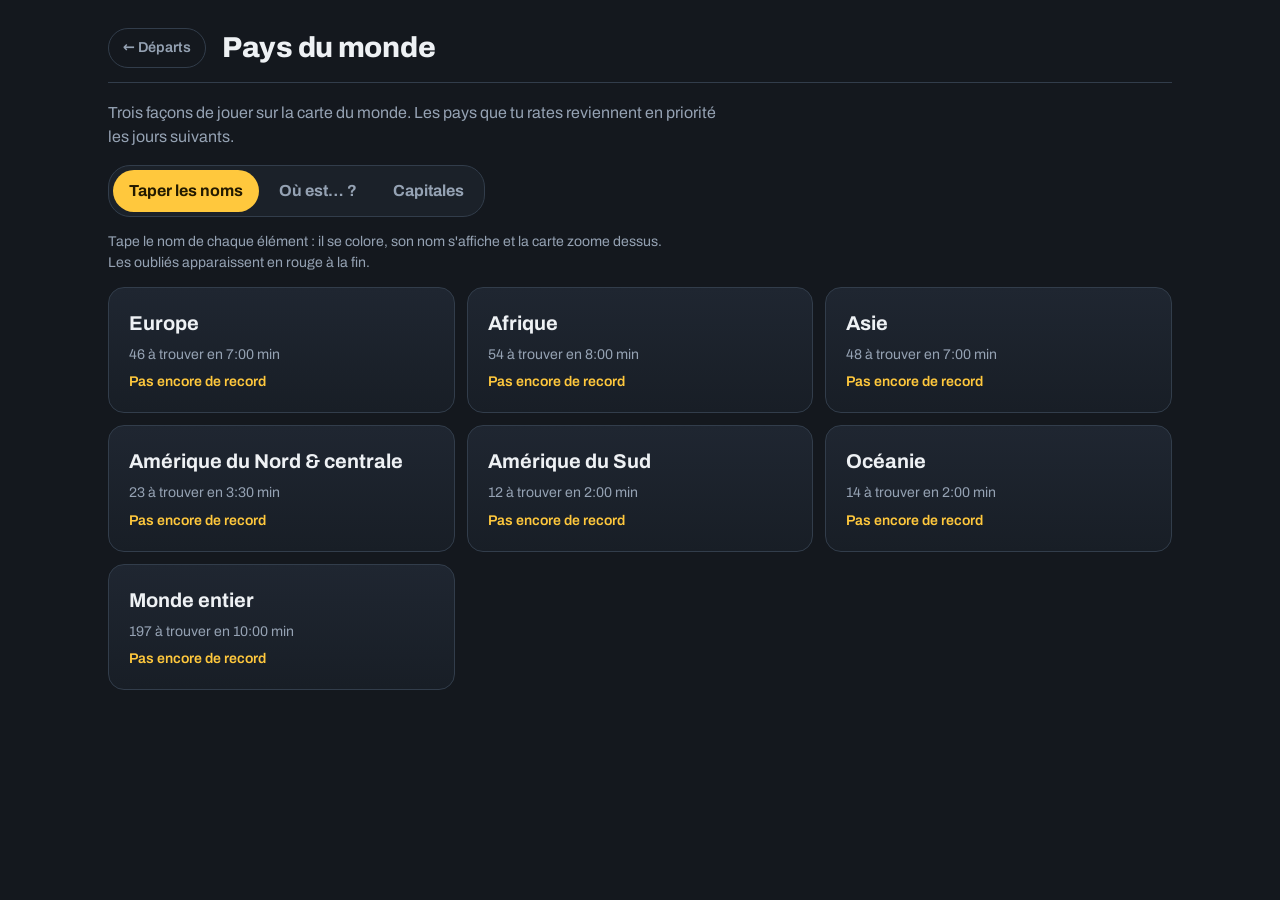
<file: pays.html>
<!DOCTYPE html>
<html lang="fr">
<head>
<meta charset="utf-8">
<meta name="viewport" content="width=device-width,initial-scale=1,viewport-fit=cover">
<title>Pays du monde — Échauffement</title>
<meta name="theme-color" content="#14181e">
<link rel="manifest" href="manifest.webmanifest">
<link rel="icon" href="icons/icon-192.png">
<link rel="apple-touch-icon" href="icons/apple-touch-icon.png">
<meta name="apple-mobile-web-app-capable" content="yes">
<meta name="apple-mobile-web-app-status-bar-style" content="black-translucent">
<meta name="apple-mobile-web-app-title" content="Échauffement">
<link rel="preload" href="fonts/archivo-latin-700-normal.woff2" as="font" type="font/woff2" crossorigin>
<link rel="stylesheet" href="css/style.css">
</head>
<body>
<div class="wrap">
  <header class="top">
    <a class="back" href="index.html">← Départs</a>
    <h1>Pays du monde</h1>
  </header>

  <section id="setup">
    <p class="intro">Trois façons de jouer sur la carte du monde. Les pays que tu rates reviennent en priorité les jours suivants.</p>
    <div class="tabs" id="modetabs" role="group" aria-label="Mode de jeu"></div>
    <p class="muted small" id="modehelp" style="max-width:70ch;margin:4px 0 0"></p>
    <div class="choices" id="choices"></div>
  </section>

  <section id="game" class="hidden">
    <div class="hud">
      <input id="guess" autocomplete="off" autocorrect="off" autocapitalize="off" spellcheck="false" aria-label="Ta réponse">
      <div class="ask hidden" id="asking"><span class="q">Où est</span><b id="askname"></b><span class="n" id="asknum"></span><button class="btn" id="skip">Je ne sais pas</button></div>
      <div class="stat" id="timer"><small>Temps</small>--:--</div>
      <div class="stat" id="score"><small>Trouvés</small>0/0</div>
      <div class="stat rec" id="best"><small>Record</small>—</div>
      <label class="toggle" title="Zoomer automatiquement sur chaque bonne réponse"><input type="checkbox" id="follow"> Suivre</label>
      <button class="btn danger" id="giveup">J'abandonne</button>
    </div>
    <div class="bar"><i id="prog"></i></div>
    <p class="last" id="last" aria-live="polite"></p>
    <div class="mapbox">
      <svg id="map" role="img" aria-label="Carte"></svg>
      <div class="zoombtns"><button id="zin" aria-label="Zoomer">+</button><button id="zout" aria-label="Dézoomer">−</button><button id="zreset" aria-label="Recentrer">⟲</button></div>
      <div class="hint">Molette ou pincement pour zoomer, glisser pour déplacer</div>
      <div class="tip" id="tip"></div>
    </div>
    <div class="foundbox" id="foundbox"><h3 id="foundtitle">Trouvés</h3><div class="fchips" id="foundlist"></div></div>
    <div id="results" class="results hidden"></div>
  </section>
</div>
<script src="vendor/d3.min.js"></script>
<script src="vendor/topojson-client.min.js"></script>
<script src="js/common.js"></script>
<script>const MAPSET = "world";</script>
<script src="js/pays.js"></script>
</body>
</html>
</file>
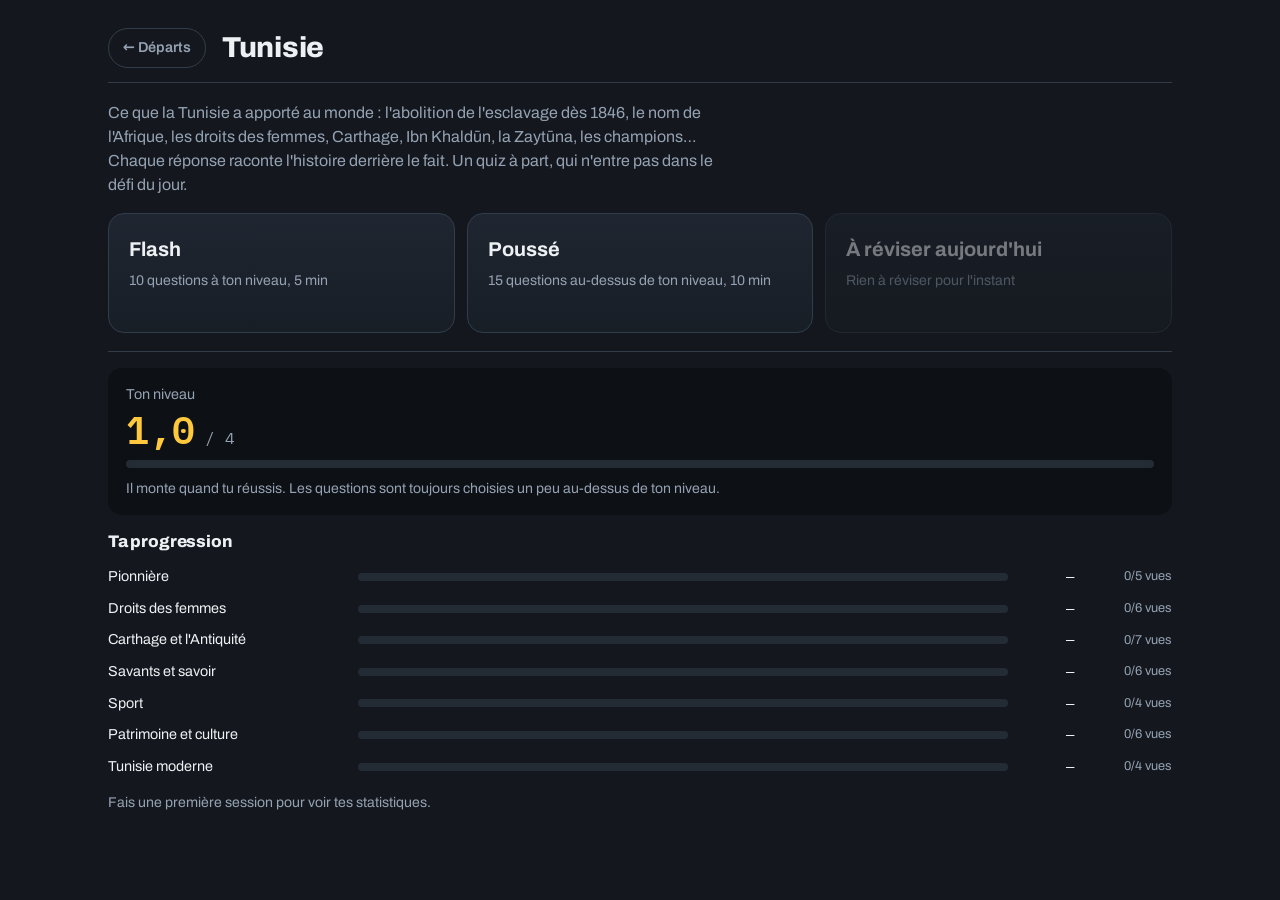
<file: tunisie.html>
<!DOCTYPE html>
<html lang="fr">
<head>
<meta charset="utf-8">
<meta name="viewport" content="width=device-width,initial-scale=1,viewport-fit=cover">
<title>Tunisie — Échauffement</title>
<meta name="theme-color" content="#14181e">
<link rel="manifest" href="manifest.webmanifest">
<link rel="icon" href="icons/icon-192.png">
<link rel="apple-touch-icon" href="icons/apple-touch-icon.png">
<meta name="apple-mobile-web-app-capable" content="yes">
<meta name="apple-mobile-web-app-status-bar-style" content="black-translucent">
<meta name="apple-mobile-web-app-title" content="Échauffement">
<link rel="preload" href="fonts/archivo-latin-700-normal.woff2" as="font" type="font/woff2" crossorigin>
<link rel="stylesheet" href="css/style.css">
</head>
<body>
<div class="wrap">
  <header class="top">
    <a class="back" href="index.html">← Départs</a>
    <h1>Tunisie</h1>
  </header>

  <section id="setup">
    <p class="intro">Ce que la Tunisie a apporté au monde : l'abolition de l'esclavage dès 1846, le nom de l'Afrique, les droits des femmes, Carthage, Ibn Khaldūn, la Zaytūna, les champions… Chaque réponse raconte l'histoire derrière le fait. Un quiz à part, qui n'entre pas dans le défi du jour.</p>
    <div class="choices" id="modes"></div>
    <div id="stats"></div>
  </section>

  <section id="quiz" class="hidden">
    <div class="hud">
      <div class="stat" id="qnum"><small>Question</small>1</div>
      <div class="stat" id="qscore"><small>Bonnes</small>0</div>
      <div class="stat" id="qtimer"><small>Temps</small>--:--</div>
      <button class="btn danger" id="stop" style="margin-left:auto">Terminer</button>
    </div>
    <div class="bar"><i id="qprog"></i></div>
    <div class="qcard">
      <span class="tag" id="qtheme"></span>
      <p class="qtext" id="qtext"></p>
      <div class="opts" id="opts"></div>
      <div class="expl hidden" id="expl" aria-live="polite"></div>
      <div class="row" style="margin-top:14px;justify-content:flex-end"><button class="btn primary hidden" id="next">Question suivante</button></div>
    </div>
    <p class="muted small">Clavier : touches 1 à 4 pour répondre, Entrée pour continuer.</p>
  </section>

  <section id="end" class="hidden"></section>
</div>
<script src="js/common.js"></script>
<script src="js/questions-tunisie.js"></script>
<script>
const CFG = { bank: "tun", pass: null, modes: [
  { key: "flash", label: "Flash", sub: "10 questions à ton niveau, 5 min", n: 10, time: 300, push: 0.3 },
  { key: "pousse", label: "Poussé", sub: "15 questions au-dessus de ton niveau, 10 min", n: 15, time: 600, push: 1 }
]};
</script>
<script src="js/quiz.js"></script>
</body>
</html>
</file>
<file: css/style.css>
/* ===== Échauffement — thème « tableau des départs » =====
   Fond anthracite de hall d'aéroport, jaune signalétique des panneaux, chiffres en police à chasse fixe comme un panneau à palettes. */
@font-face{font-family:"Archivo";src:url(../fonts/archivo-latin-400-normal.woff2) format("woff2");font-weight:400;font-display:swap}
@font-face{font-family:"Archivo";src:url(../fonts/archivo-latin-600-normal.woff2) format("woff2");font-weight:600;font-display:swap}
@font-face{font-family:"Archivo";src:url(../fonts/archivo-latin-700-normal.woff2) format("woff2");font-weight:700;font-display:swap}
@font-face{font-family:"Archivo";src:url(../fonts/archivo-latin-800-normal.woff2) format("woff2");font-weight:800;font-display:swap}
@font-face{font-family:"Plex Mono";src:url(../fonts/ibm-plex-mono-latin-400-normal.woff2) format("woff2");font-weight:400;font-display:swap}
@font-face{font-family:"Plex Mono";src:url(../fonts/ibm-plex-mono-latin-600-normal.woff2) format("woff2");font-weight:600;font-display:swap}

:root{
  --bg:#14181e; --panel:#1b2129; --panel2:#232b35; --line:#323d4b; --flap:#0d1014;
  --txt:#eef1f4; --mut:#95a2b3; --sig:#ffc83d; --sig-ink:#231a00;
  --ok:#3fcf7d; --ko:#ff5d62; --info:#7cc4ff;
  --ocean:#101924; --land:#27303c; --target:#3b4859; --found:#3fcf7d; --miss:#ff5d62;
  --r:10px; --mono:"Plex Mono",ui-monospace,Menlo,monospace;
}
*{box-sizing:border-box;min-width:0}
html,body{margin:0;background:var(--bg);color:var(--txt);font:16px/1.5 "Archivo",system-ui,sans-serif;-webkit-font-smoothing:antialiased}
a{color:var(--info);text-decoration:none}
button,input{font:inherit}
:focus-visible{outline:3px solid var(--sig);outline-offset:2px}
.wrap{max-width:1120px;margin:0 auto;padding:clamp(14px,3vw,28px) clamp(14px,3vw,28px) 40px;padding-top:max(clamp(14px,3vw,28px),env(safe-area-inset-top))}
.muted{color:var(--mut)} .small{font-size:.88rem} .hidden{display:none!important} .okc{color:var(--ok)}
h1,h2,h3{line-height:1.1;margin:0;font-weight:800;letter-spacing:-.01em}

/* ---------- En-tête des pages ---------- */
header.top{display:flex;align-items:center;gap:16px;margin-bottom:18px;padding-bottom:14px;border-bottom:1px solid var(--line)}
header.top h1{font-size:clamp(1.35rem,3vw,1.8rem)}
header.top .back{display:inline-flex;align-items:center;gap:6px;font-weight:600;color:var(--mut);padding:8px 14px;border:1px solid var(--line);border-radius:999px;font-size:.9rem;white-space:nowrap;min-height:40px}
header.top .back:hover{color:var(--txt);border-color:var(--mut)}
.intro{max-width:68ch;color:var(--mut);margin:0 0 16px}
.intro b{color:var(--txt)}

/* ---------- Tableau des départs (accueil) ---------- */
.hall{display:flex;flex-wrap:wrap;align-items:flex-end;justify-content:space-between;gap:12px 24px;margin:8px 0 18px}
.hall h1{font-size:clamp(2.2rem,6vw,3.4rem);letter-spacing:-.03em}
.hall p{margin:6px 0 0;color:var(--mut);max-width:52ch}
.counters{display:flex;gap:10px;flex-wrap:wrap}
.counter{background:var(--panel);border:1px solid var(--line);border-radius:var(--r);padding:8px 14px;min-width:120px}
.counter b{display:block;font-family:var(--mono);font-size:1.5rem;font-weight:600;color:var(--sig);line-height:1.2}
.counter span{font-size:.82rem;color:var(--mut)}
.board{background:var(--flap);border-radius:14px;padding:clamp(10px,2vw,18px);box-shadow:inset 0 0 0 1px #262f3b,0 18px 40px -20px #000}
.board-head{display:flex;justify-content:space-between;align-items:baseline;padding:4px 8px 12px;border-bottom:2px solid #262f3b}
.board-head h2{font-size:1.25rem;color:var(--sig)}
.board-head .clock{font-family:var(--mono);color:var(--sig);font-size:1.25rem}
.cols{display:grid;grid-template-columns:5.2rem minmax(0,1fr) 6.5rem 11rem;gap:12px;padding:10px 8px 4px;color:var(--mut);font-size:.8rem}
.cols span:last-child{text-align:right}
.flights{list-style:none;margin:0;padding:0}
.flight{display:grid;grid-template-columns:5.2rem minmax(0,1fr) 6.5rem 11rem;align-items:center;gap:12px;padding:12px 8px;border-bottom:1px solid #1f2731;color:var(--txt);border-radius:6px;transition:background .15s}
.flight:hover{background:#18202a}
.flights li:last-child .flight{border-bottom:0}
.flight .code,.flight .dur,.flight .status{font-family:var(--mono);font-size:.92rem}
.flight .code{color:var(--mut)}
.flight .dest{font-weight:700;font-size:1.08rem;display:flex;flex-direction:column}
.flight .dest small{font-weight:400;color:var(--mut);font-size:.86rem}
.flight .dur{color:var(--mut)}
.flight .status{text-align:right;color:var(--ok)}
.flight .status.due{color:var(--sig)}
.flight .status.now{color:var(--sig-ink);background:var(--sig);padding:3px 8px;border-radius:4px;justify-self:end;font-weight:600}
.flight.featured .dest{color:var(--sig)}
.board-foot{display:flex;justify-content:space-between;flex-wrap:wrap;gap:8px;padding:12px 8px 2px;color:var(--mut);font-size:.88rem;border-top:2px solid #262f3b;margin-top:4px}
@media (prefers-reduced-motion:no-preference){
  .flight .dest,.flight .status{animation:flap .5s cubic-bezier(.3,1.4,.6,1) both;animation-delay:calc(var(--i)*70ms)}
  @keyframes flap{from{transform:rotateX(90deg);opacity:0}to{transform:none;opacity:1}}
}
@media (max-width:700px){
  .cols{display:none}
  .flight{grid-template-columns:minmax(0,1fr) auto;row-gap:2px}
  .flight .code,.flight .dur{display:none}
  .flight .status{font-size:.82rem}
}

/* ---------- Boutons, onglets, choix ---------- */
.btn{display:inline-flex;align-items:center;justify-content:center;min-height:44px;border:1px solid var(--line);background:var(--panel2);color:var(--txt);padding:10px 18px;border-radius:999px;font-weight:700;cursor:pointer}
.btn:hover{border-color:var(--mut)}
.btn.primary{background:var(--sig);border-color:var(--sig);color:var(--sig-ink)}
.btn.primary:hover{filter:brightness(1.06)}
.btn.danger{color:#ffb1b3;border-color:#5a2a30;background:transparent}
.row{display:flex;gap:10px;flex-wrap:wrap;align-items:center}
.tabs{display:inline-flex;flex-wrap:wrap;gap:4px;background:var(--panel);border:1px solid var(--line);border-radius:22px;padding:4px;margin:0 0 10px}
.tab{border:0;background:transparent;color:var(--mut);font-weight:700;padding:9px 16px;border-radius:999px;cursor:pointer;min-height:40px}
.tab.on{background:var(--sig);color:var(--sig-ink)}
.choices{display:grid;grid-template-columns:repeat(auto-fill,minmax(230px,1fr));gap:10px;margin-top:14px}
.choice{text-align:left;background:var(--panel);border:1px solid var(--line);border-radius:var(--r);padding:14px 16px;color:var(--txt);cursor:pointer;display:flex;flex-direction:column;gap:3px;min-height:44px}
.choice:hover:not(:disabled){border-color:var(--sig)}
.choice:disabled{opacity:.45;cursor:default}
.choice b{font-size:1.05rem}
.choice span{color:var(--mut);font-size:.88rem}
.choice .due{color:var(--sig);font-weight:600}
.choice.hot{border-color:#6b5520}
.toggle{display:inline-flex;align-items:center;gap:6px;font-size:.9rem;color:var(--mut);cursor:pointer;user-select:none;min-height:44px}
.toggle input{width:18px;height:18px;accent-color:var(--sig)}

/* ---------- Jeu sur carte ---------- */
.hud{display:flex;gap:10px;align-items:center;flex-wrap:wrap;margin-bottom:10px}
.hud input{flex:1;min-width:200px;font-size:1.1rem;padding:12px 18px;border-radius:999px;border:2px solid var(--line);background:var(--flap);color:var(--txt);outline:none;min-height:48px}
.hud input:focus{border-color:var(--sig)}
.hud input.flash{border-color:var(--ok);box-shadow:0 0 0 4px rgba(63,207,125,.2)}
.ask{flex:1;min-width:220px;display:flex;align-items:center;gap:10px;background:var(--flap);border-radius:999px;padding:5px 5px 5px 18px;min-height:48px}
.ask .q{color:var(--mut);font-size:.95rem;white-space:nowrap}
.ask b{font-size:1.2rem;color:var(--sig);font-weight:800}
.ask .n{margin-left:auto;font-family:var(--mono);color:var(--mut);font-size:.9rem}
.ask .btn{min-height:38px;padding:6px 14px}
.stat{background:var(--panel);border:1px solid var(--line);border-radius:var(--r);padding:6px 14px;font-family:var(--mono);font-weight:600;font-size:1.1rem;min-width:92px;text-align:center;line-height:1.3}
.stat small{display:block;font-family:"Archivo",sans-serif;font-weight:400;color:var(--mut);font-size:.74rem}
.stat.low{color:var(--ko)}
.bar{height:4px;background:var(--panel2);border-radius:99px;overflow:hidden;margin-bottom:8px}
.bar>i{display:block;height:100%;background:var(--sig);width:0;transition:width .3s}
.last{min-height:1.5em;font-weight:600;margin:0 0 8px}
.last.ok{color:var(--ok)} .last.ko{color:var(--ko)}
.mapbox{position:relative;background:var(--ocean);border:1px solid var(--line);border-radius:14px;overflow:hidden}
.mapbox svg{display:block;width:100%;height:66vh;min-height:340px;cursor:grab;touch-action:none}
.mapbox svg.clickable path.target,.mapbox svg.clickable circle.hit{cursor:pointer}
.mapbox svg.clickable path.target:not(.found):not(.miss):hover{fill:#56677d}
.mapbox .hint{position:absolute;left:12px;bottom:8px;font-size:.75rem;color:var(--mut);pointer-events:none}
.zoombtns{position:absolute;right:10px;top:10px;display:flex;flex-direction:column;gap:6px}
.zoombtns button{width:40px;height:40px;border-radius:50%;border:1px solid var(--line);background:var(--panel);color:var(--txt);font-size:1.1rem;cursor:pointer}
path.land{fill:var(--land);stroke:var(--ocean);stroke-width:.6;vector-effect:non-scaling-stroke}
path.target{fill:var(--target)}
path.found{fill:var(--found)}
path.miss{fill:var(--miss)}
circle.dot{fill:var(--target);stroke:#dbe3ec;stroke-width:1;vector-effect:non-scaling-stroke;pointer-events:none}
circle.dot.found{fill:var(--found);stroke:#c9f5dc}
circle.dot.miss{fill:var(--miss);stroke:#ffd0d2}
circle.hit{fill:transparent}
.pulse{animation:pulse .8s ease-in-out infinite}
@keyframes pulse{50%{opacity:.25}}
text.lbl{fill:#fff;font-family:"Archivo",sans-serif;font-weight:700;text-anchor:middle;dominant-baseline:middle;paint-order:stroke;stroke:#0b3a20;stroke-width:3px;stroke-linejoin:round;pointer-events:none}
text.lbl.miss{stroke:#4a0e12}
.tip{position:absolute;pointer-events:none;background:#000d;padding:4px 10px;border-radius:6px;font-size:.85rem;display:none}

.results{background:var(--panel);border:1px solid var(--line);border-radius:14px;padding:18px 20px;margin:14px 0}
.results h2{font-size:1.4rem;margin-bottom:4px}
.big{font-family:var(--mono);font-size:2.4rem;font-weight:600;color:var(--sig)}
.chips{display:flex;flex-wrap:wrap;gap:8px;margin-top:10px}
.chip{background:#2c1619;border:1px solid #5a2a30;color:#ffc9cb;padding:6px 12px;border-radius:999px;font-size:.9rem;cursor:pointer}
.chip:hover{border-color:var(--ko)}

/* ---------- QCM ---------- */
.qcard{background:var(--panel);border:1px solid var(--line);border-radius:14px;padding:clamp(16px,3vw,26px);margin-top:10px}
.tag{display:inline-block;font-size:.8rem;padding:3px 10px;border-radius:999px;background:var(--panel2);color:var(--info);margin-bottom:12px}
.tag.sit{color:var(--sig)}
.qtext{font-size:clamp(1.08rem,2.4vw,1.3rem);font-weight:700;margin:0 0 18px;max-width:60ch;line-height:1.35}
.opts{display:grid;gap:10px}
.opt{display:flex;gap:12px;align-items:flex-start;text-align:left;font-size:1rem;color:var(--txt);background:var(--panel2);border:2px solid transparent;border-radius:12px;padding:12px 14px;cursor:pointer;min-height:48px}
.opt:hover:not(:disabled){border-color:var(--sig)}
.opt .k{flex:none;width:28px;height:28px;border-radius:6px;background:var(--flap);display:grid;place-items:center;font-family:var(--mono);font-weight:600;font-size:.85rem;color:var(--mut)}
.opt.good{border-color:var(--ok);background:#13301f}
.opt.bad{border-color:var(--ko);background:#36171b}
.opt:disabled{cursor:default}
.expl{margin-top:14px;padding:12px 16px;border-radius:10px;background:var(--flap);border-left:4px solid var(--info);font-size:.96rem;max-width:75ch}
.expl.ok{border-left-color:var(--ok)}.expl.ko{border-left-color:var(--ko)}
.expl .when{color:var(--mut);font-size:.84rem;margin-top:6px}
.target-line{position:relative;height:12px;background:var(--panel2);border-radius:99px;margin:14px 0 6px}
.target-line>i{display:block;height:100%;border-radius:99px}
.target-line>b{position:absolute;top:-5px;bottom:-5px;width:3px;background:#fff;border-radius:2px}
.themes{display:grid;grid-template-columns:repeat(auto-fill,minmax(220px,1fr));gap:8px;margin-top:14px}
.themes div{background:var(--panel2);border-radius:8px;padding:8px 12px;font-size:.9rem}
.themes b{font-family:var(--mono);color:var(--sig);margin-right:6px}
.errs{margin-top:12px;display:grid;gap:10px}
.errs div{background:var(--panel2);border-radius:10px;padding:10px 14px;font-size:.93rem}
.errs .ga{color:#8ff0b6}.errs .ba{color:#ffa5a8;text-decoration:line-through}
#stats{margin-top:18px;padding-top:16px;border-top:1px solid var(--line)}
#stats h3{font-size:1.05rem;margin-bottom:10px}
.srow{display:grid;grid-template-columns:minmax(0,15rem) minmax(60px,1fr) 3.5rem 5.5rem;gap:10px;align-items:center;padding:5px 0;font-size:.9rem}
.sbar{height:8px;background:var(--panel2);border-radius:99px;overflow:hidden}
.sbar i{display:block;height:100%;border-radius:99px}
.spct{font-family:var(--mono);text-align:right}
.sseen{color:var(--mut);font-size:.8rem;text-align:right}
@media (max-width:600px){.srow{grid-template-columns:minmax(0,1fr) 3.5rem}.srow .sbar{grid-column:1/-1;order:3}.srow .sseen{display:none}}

/* ---------- Minuteur de révision ---------- */
.focus{display:grid;justify-items:center;text-align:center;padding:10px 0}
.dial{position:relative;width:min(78vw,340px);aspect-ratio:1}
.dial svg{width:100%;height:100%;transform:rotate(-90deg)}
.dial circle{fill:none;stroke-width:10}
.dial .trk{stroke:var(--panel2)}
.dial .arc{stroke:var(--sig);stroke-linecap:round;transition:stroke-dashoffset .5s linear}
.dial.pause .arc{stroke:var(--ok)}
.dial .read{position:absolute;inset:0;display:grid;place-content:center;gap:4px}
.dial .time{font-family:var(--mono);font-size:clamp(3rem,13vw,4.6rem);font-weight:600;line-height:1}
.dial .phase{color:var(--mut);font-weight:600}
.subject{margin:18px 0 6px;width:min(92vw,420px);text-align:center;font-size:1rem;padding:12px 16px;border-radius:999px;border:2px solid var(--line);background:var(--flap);color:var(--txt);min-height:48px}
.subject:focus{border-color:var(--sig);outline:none}
.cycles{display:flex;gap:8px;justify-content:center;margin:14px 0}
.cycles i{width:12px;height:12px;border-radius:50%;background:var(--panel2)}
.cycles i.done{background:var(--sig)}

@media (max-width:600px){.mapbox svg{height:56vh}.hud .stat{min-width:78px}.ask .q{display:none}}
@media (max-width:600px){.counters{display:grid;grid-template-columns:repeat(3,minmax(0,1fr));width:100%}.counter{min-width:0;padding:8px 10px}.counter b{font-size:1.3rem}.counter span{font-size:.75rem;line-height:1.2;display:block}}

/* ---------- Accueil : explication + grands cadres ---------- */
.how{display:grid;grid-template-columns:repeat(3,minmax(0,1fr));gap:12px;margin:0 0 28px}
.step{display:flex;gap:14px;align-items:flex-start;background:var(--panel);border:1px solid var(--line);border-radius:14px;padding:16px 18px}
.step .num{flex:none;width:36px;height:36px;border-radius:50%;display:grid;place-items:center;background:var(--sig);color:var(--sig-ink);font-family:var(--mono);font-weight:600;font-size:1.1rem}
.step b{display:block;font-size:1.05rem;margin-bottom:4px}
.step p{margin:0;color:var(--mut);font-size:.92rem;line-height:1.45}
.board-head2{display:flex;justify-content:space-between;align-items:baseline;margin:0 2px 12px}
.board-head2 h2{font-size:1.5rem}
.board-head2 .clock{font-family:var(--mono);color:var(--sig);font-size:1.3rem}
.tiles{display:grid;grid-template-columns:repeat(auto-fill,minmax(min(100%,300px),1fr));gap:14px}
.tile{position:relative;display:flex;flex-direction:column;gap:8px;min-height:210px;padding:22px 22px 20px;border-radius:18px;background:linear-gradient(180deg,#1f2631,#181e26);border:1px solid var(--line);color:var(--txt);overflow:hidden;transition:transform .15s,border-color .15s}
.tile:hover{transform:translateY(-3px);border-color:var(--sig)}
.tile .t-top{display:flex;justify-content:space-between;font-family:var(--mono);font-size:.85rem;color:var(--mut)}
.tile h3{font-size:1.6rem;letter-spacing:-.02em;margin-top:6px}
.tile p{margin:0;color:var(--mut);font-size:.95rem;line-height:1.45;max-width:46ch}
.tile .status{margin-top:auto;align-self:flex-start;font-family:var(--mono);font-size:.88rem;padding:5px 12px;border-radius:999px;background:#102a1c;color:var(--ok)}
.tile .status.due{background:#33290d;color:var(--sig)}
.tile .status.now{background:var(--sig-ink);color:var(--sig)}
.tile.featured{grid-column:span 2;background:var(--sig);border-color:var(--sig);color:var(--sig-ink);min-height:230px}
.tile.featured .t-top,.tile.featured p{color:#4a3a06}
.tile.featured h3{font-size:2.2rem}
.tile.rev{border-color:#2c5a40;background:linear-gradient(180deg,#183024,#141d19)}
.foot{margin-top:18px}
@media (prefers-reduced-motion:no-preference){.tile{animation:flap .5s cubic-bezier(.3,1.4,.6,1) both;animation-delay:calc(var(--i)*60ms)}}
@media (max-width:800px){.how{grid-template-columns:1fr}.tile.featured{grid-column:auto}}
/* cadres de choix plus grands dans les jeux */
.choices{grid-template-columns:repeat(auto-fill,minmax(min(100%,260px),1fr));gap:12px}
.choice{padding:20px 20px;border-radius:16px;min-height:120px;gap:6px;background:linear-gradient(180deg,#1f2631,#181e26)}
.choice b{font-size:1.25rem}
.level{background:var(--flap);border-radius:14px;padding:16px 18px;margin-bottom:18px;display:grid;grid-template-columns:auto auto 1fr;align-items:baseline;gap:4px 10px}
.level>span:first-child{grid-column:1/-1;color:var(--mut);font-size:.9rem}
.level b{font-family:var(--mono);font-size:2.4rem;color:var(--sig);line-height:1}
.level .of{font-family:var(--mono);color:var(--mut)}
.level .lbar{grid-column:1/-1;height:8px;background:var(--panel2);border-radius:99px;overflow:hidden;margin-top:6px}
.level .lbar i{display:block;height:100%;background:var(--sig);border-radius:99px}
.level p{grid-column:1/-1;margin:6px 0 0}
.stat.rec{color:var(--sig)}
.choice .rec{color:var(--sig);font-weight:600}
.stat.beat{background:var(--sig);color:var(--sig-ink)}
.stat.beat small{color:var(--sig-ink)}
.tabs.filter{display:flex;flex-wrap:wrap;border-radius:18px;margin-top:4px}
.tabs.filter .tab{padding:7px 12px;min-height:36px;font-size:.88rem}
/* Liste des pays trouvés sous la carte */
.foundbox{margin-top:16px}
.foundbox h3{margin:0 0 8px;font-size:1rem;color:var(--ok)}
.fchips{display:flex;flex-wrap:wrap;gap:8px}
.fchip{display:inline-flex;align-items:center;gap:6px;background:#15261d;border:1px solid #2c5a3c;color:#c9f5d6;padding:6px 12px;border-radius:999px;font-size:.9rem;cursor:pointer;animation:fin .35s ease-out}
.fchip:hover{border-color:var(--ok)}
.chip{display:inline-flex;align-items:center;gap:6px}
.flag{font-size:1.15em;line-height:1}
.flag.num{font-family:"IBM Plex Mono",monospace;font-size:.8em;opacity:.8}
@keyframes fin{from{opacity:0;transform:scale(.85)}to{opacity:1;transform:none}}
@media (prefers-reduced-motion:reduce){.fchip{animation:none}}
.tile.apart{border-color:#3a3f6b;background:linear-gradient(180deg,#1b1f3a,#151827)}
.tile.apart .code{color:#b9c2ff}
.tile.apart.tn{border-color:#6b2a2e;background:linear-gradient(180deg,#341719,#1f1314)}
.tile.apart.tn .code{color:#ff9ca0}
</file>
